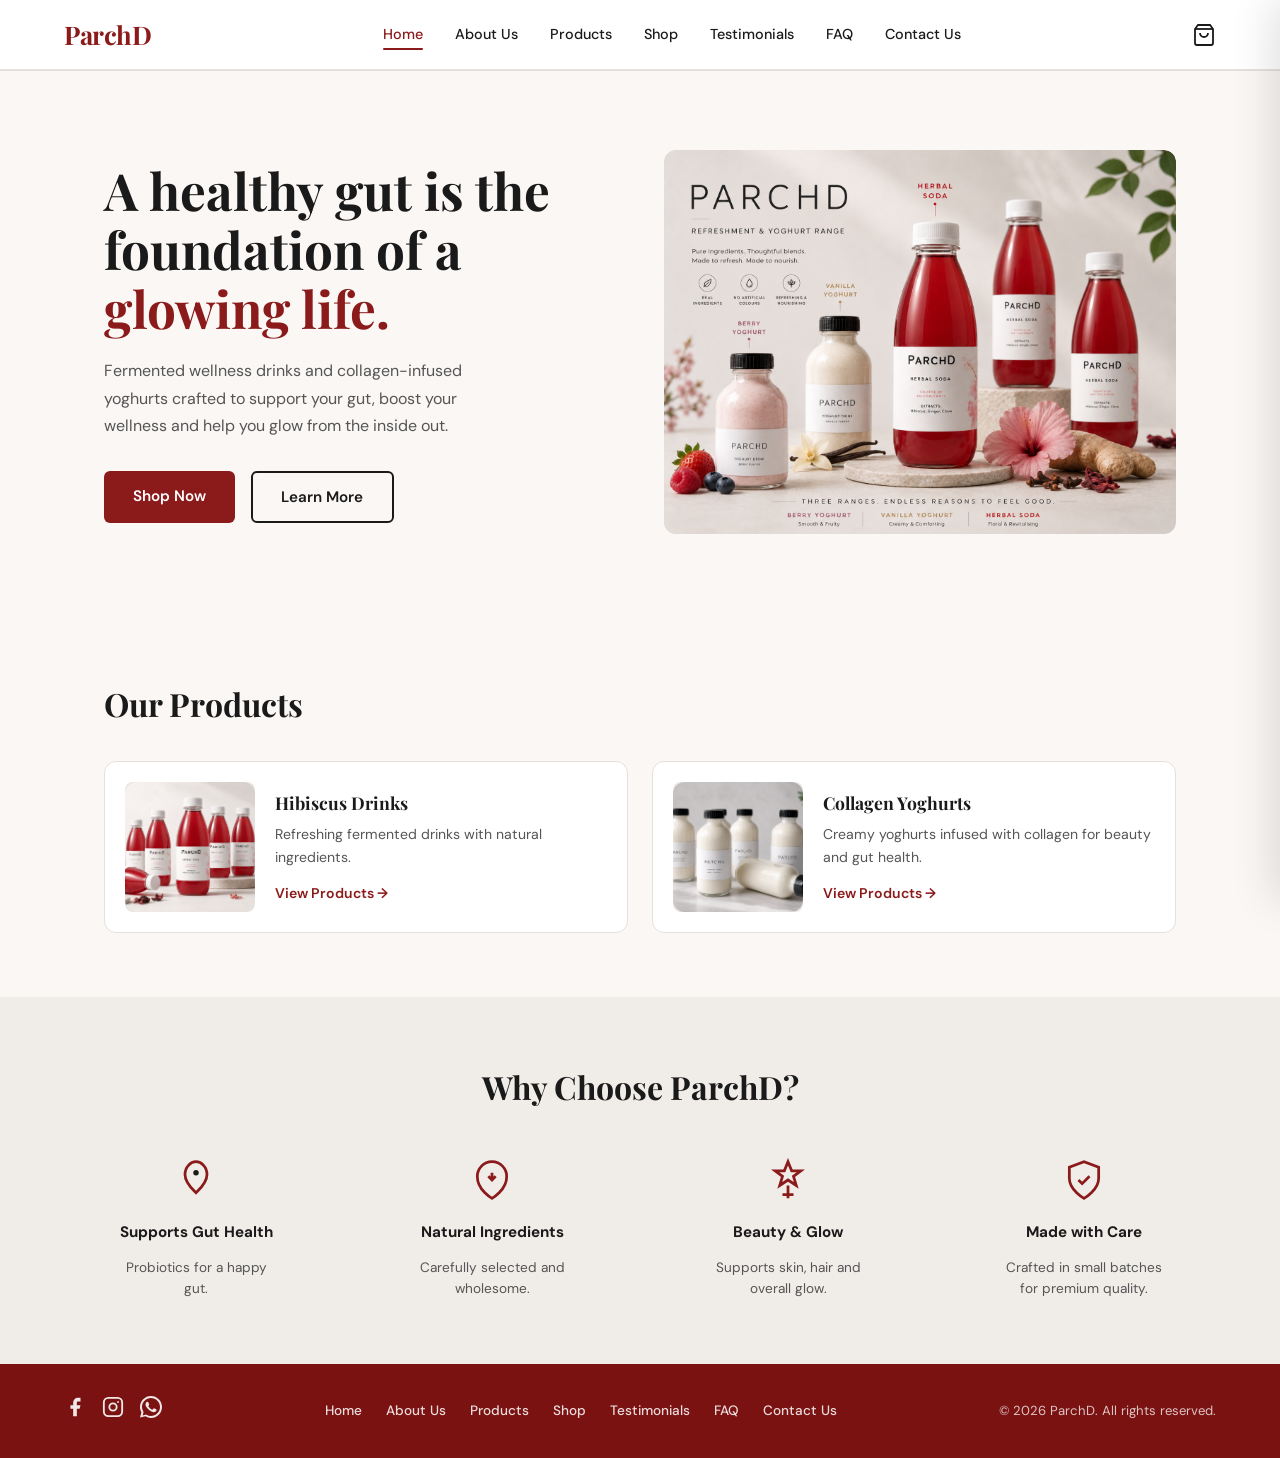
<file: index.html>
<!DOCTYPE html>
<html lang="en">
<head>
  <meta charset="UTF-8">
  <meta name="viewport" content="width=device-width, initial-scale=1.0">
  <title>ParchD | Home</title>
  <link rel="preconnect" href="https://fonts.googleapis.com">
  <link rel="preconnect" href="https://fonts.gstatic.com" crossorigin>
  <link href="https://fonts.googleapis.com/css2?family=Playfair+Display:wght@700&family=DM+Sans:wght@400;500;600&display=swap" rel="stylesheet">
  <link rel="stylesheet" href="style.css">
</head>
<body>

  <div class="mobile-nav" id="mobileNav">
    <button class="mobile-close" onclick="closeMenu()">&times;</button>
    <a href="index.html" onclick="closeMenu()">Home</a>
    <a href="About.html" onclick="closeMenu()">About Us</a>
    <a href="Products.html" onclick="closeMenu()">Products</a>
    <a href="Shop.html" onclick="closeMenu()">Shop</a>
    <a href="Testimonials.html" onclick="closeMenu()">Testimonials</a>
    <a href="FAQ.html" onclick="closeMenu()">FAQ</a>
    <a href="Contact.html" onclick="closeMenu()">Contact Us</a>
  </div>

  <header>
    <a href="index.html" class="logo">ParchD</a>
    <nav>
      <a href="index.html" class="active">Home</a>
      <a href="About.html">About Us</a>
      <a href="Products.html">Products</a>
      <a href="Shop.html">Shop</a>
      <a href="Testimonials.html">Testimonials</a>
      <a href="FAQ.html">FAQ</a>
      <a href="Contact.html">Contact Us</a>
    </nav>
    <div style="display:flex;align-items:center;gap:1rem;">
      <div class="cart-icon">
        <svg viewBox="0 0 24 24" fill="none" stroke="currentColor" stroke-width="1.8">
          <path d="M6 2 3 6v14a2 2 0 0 0 2 2h14a2 2 0 0 0 2-2V6l-3-4z"/>
          <line x1="3" y1="6" x2="21" y2="6"/>
          <path d="M16 10a4 4 0 0 1-8 0"/>
        </svg>
      </div>
      <button class="hamburger" aria-label="Open menu"><span></span><span></span><span></span></button>
    </div>
  </header>

  <main>

    
    <section class="hero">
      <div class="hero-text">
        <h2>A healthy gut is the foundation of a <span>glowing life.</span></h2>
        <p>Fermented wellness drinks and collagen-infused yoghurts crafted to support your gut, boost your wellness and help you glow from the inside out.</p>
        <div class="hero-buttons">
          <a href="Shop.html" class="btn-primary">Shop Now</a>
          <a href="About.html" class="btn-outline">Learn More</a>
        </div>
      </div>

      
      <div class="hero-image img-wrap">
        <div class="placeholder-box">
          <svg viewBox="0 0 24 24" fill="none" stroke="currentColor" stroke-width="1.2">
            <rect x="3" y="3" width="18" height="18" rx="2"/>
            <circle cx="8.5" cy="8.5" r="1.5"/>
            <polyline points="21 15 16 10 5 21"/>
          </svg>
          PLACEHOLDER IMAGE
        </div>
        <img src="placeholder-hero.jpg" alt="Featured ParchD products" onload="this.classList.add('loaded')">
      </div>
    </section>

    
    <section class="products-section">
      <h2 class="section-title">Our Products</h2>
      <div class="products-grid">

        <div class="product-card">
          <div class="product-thumb img-wrap">
            <div class="placeholder-box">
              <svg viewBox="0 0 24 24" fill="none" stroke="currentColor" stroke-width="1.2">
                <rect x="3" y="3" width="18" height="18" rx="2"/>
                <circle cx="8.5" cy="8.5" r="1.5"/>
                <polyline points="21 15 16 10 5 21"/>
              </svg>
              PLACEHOLDER IMAGE
            </div>
            <img src="placeholder-hibiscus.jpg" alt="Hibiscus Drinks" onload="this.classList.add('loaded')">
          </div>
          <div class="product-info">
            <h3>Hibiscus Drinks</h3>
            <p>Refreshing fermented drinks with natural ingredients.</p>
            <a href="Products.html" class="link-arrow">View Products &rarr;</a>
          </div>
        </div>

        <div class="product-card">
          <div class="product-thumb img-wrap">
            <div class="placeholder-box">
              <svg viewBox="0 0 24 24" fill="none" stroke="currentColor" stroke-width="1.2">
                <rect x="3" y="3" width="18" height="18" rx="2"/>
                <circle cx="8.5" cy="8.5" r="1.5"/>
                <polyline points="21 15 16 10 5 21"/>
              </svg>
              PLACEHOLDER IMAGE
            </div>
            <img src="placeholder-yoghurt.jpg" alt="Collagen Yoghurts" onload="this.classList.add('loaded')">
          </div>
          <div class="product-info">
            <h3>Collagen Yoghurts</h3>
            <p>Creamy yoghurts infused with collagen for beauty and gut health.</p>
            <a href="Products.html" class="link-arrow">View Products &rarr;</a>
          </div>
        </div>

      </div>
    </section>

    
    <section class="why-section">
      <div class="why-inner">
        <h2 class="section-title">Why Choose ParchD?</h2>
        <div class="why-grid">
          <div class="why-card">
            <div class="why-icon">
              <svg viewBox="0 0 24 24"><path d="M12 2C9 2 6 5 6 9c0 4.5 4 8 6 10 2-2 6-5.5 6-10 0-4-3-7-6-7z"/><circle cx="12" cy="8" r="1.5" fill="currentColor" stroke="none"/></svg>
            </div>
            <h3>Supports Gut Health</h3>
            <p>Probiotics for a happy gut.</p>
          </div>
          <div class="why-card">
            <div class="why-icon">
              <svg viewBox="0 0 24 24"><path d="M12 22s-8-4.5-8-11.8A8 8 0 0 1 12 2a8 8 0 0 1 8 8.2c0 7.3-8 11.8-8 11.8z"/><path d="M12 8v4M10 10l2 2 2-2"/></svg>
            </div>
            <h3>Natural Ingredients</h3>
            <p>Carefully selected and wholesome.</p>
          </div>
          <div class="why-card">
            <div class="why-icon">
              <svg viewBox="0 0 24 24"><path d="M12 2l2 5h5l-4 3 1.5 5L12 12l-4.5 3L9 10 5 7h5z"/><path d="M12 15v7M9 20h6"/></svg>
            </div>
            <h3>Beauty &amp; Glow</h3>
            <p>Supports skin, hair and overall glow.</p>
          </div>
          <div class="why-card">
            <div class="why-icon">
              <svg viewBox="0 0 24 24"><path d="M12 22s-8-4.5-8-11V5l8-3 8 3v6c0 6.5-8 11-8 11z"/><polyline points="9 12 11 14 15 10"/></svg>
            </div>
            <h3>Made with Care</h3>
            <p>Crafted in small batches for premium quality.</p>
          </div>
        </div>
      </div>
    </section>

  </main>

  <footer>
    <div class="footer-inner">
      <div class="footer-socials">
        <a href="https://www.facebook.com/share/1RYqaPEzoC/?mibextid=wwXIfr" target="_blank" aria-label="Facebook">
          <svg viewBox="0 0 24 24" fill="currentColor"><path d="M18 2h-3a5 5 0 0 0-5 5v3H7v4h3v8h4v-8h3l1-4h-4V7a1 1 0 0 1 1-1h3z"/></svg>
        </a>
        <a href="https://www.instagram.com/parchd_bw?igsh=MWkwdnk4OG5qeWJ5MQ==" target="_blank" aria-label="Instagram">
          <svg viewBox="0 0 24 24" fill="none" stroke="currentColor" stroke-width="2"><rect x="2" y="2" width="20" height="20" rx="5"/><circle cx="12" cy="12" r="4"/><circle cx="17.5" cy="6.5" r="1" fill="currentColor" stroke="none"/></svg>
        </a>
        <a href="https://wa.me/26777580751" target="_blank" aria-label="WhatsApp">
          <svg viewBox="0 0 24 24" fill="currentColor"><path d="M17.472 14.382c-.297-.149-1.758-.867-2.03-.967-.273-.099-.471-.148-.67.15-.197.297-.767.966-.94 1.164-.173.199-.347.223-.644.075-.297-.15-1.255-.463-2.39-1.475-.883-.788-1.48-1.761-1.653-2.059-.173-.297-.018-.458.13-.606.134-.133.298-.347.446-.52.149-.174.198-.298.298-.497.099-.198.05-.371-.025-.52-.075-.149-.669-1.612-.916-2.207-.242-.579-.487-.5-.669-.51-.173-.008-.371-.01-.57-.01-.198 0-.52.074-.792.372-.272.297-1.04 1.016-1.04 2.479 0 1.462 1.065 2.875 1.213 3.074.149.198 2.096 3.2 5.077 4.487.709.306 1.262.489 1.694.625.712.227 1.36.195 1.871.118.571-.085 1.758-.719 2.006-1.413.248-.694.248-1.289.173-1.413-.074-.124-.272-.198-.57-.347z"/><path d="M12 0C5.373 0 0 5.373 0 12c0 2.12.554 4.11 1.522 5.837L.057 23.571l5.86-1.537A11.952 11.952 0 0 0 12 24c6.627 0 12-5.373 12-12S18.627 0 12 0zm0 21.818a9.8 9.8 0 0 1-5.001-1.368l-.359-.214-3.72.976.993-3.624-.234-.372A9.78 9.78 0 0 1 2.182 12C2.182 6.57 6.57 2.182 12 2.182S21.818 6.57 21.818 12 17.43 21.818 12 21.818z"/></svg>
        </a>
      </div>
      <nav class="footer-nav">
        <a href="index.html">Home</a>
        <a href="About.html">About Us</a>
        <a href="Products.html">Products</a>
        <a href="Shop.html">Shop</a>
        <a href="Testimonials.html">Testimonials</a>
        <a href="FAQ.html">FAQ</a>
        <a href="Contact.html">Contact Us</a>
      </nav>
      <p class="footer-copy">&copy; 2026 ParchD. All rights reserved.</p>
    </div>
  </footer>

  <script src="cart.js"></script>
  <script>
    function openMenu() {
      document.getElementById('mobileNav').classList.add('open');
      document.querySelector('.hamburger').classList.add('open');
    }
    function closeMenu() {
      document.getElementById('mobileNav').classList.remove('open');
      document.querySelector('.hamburger').classList.remove('open');
    }
    document.querySelector('.hamburger').addEventListener('click', function() {
      this.classList.contains('open') ? closeMenu() : openMenu();
    });
  </script>
</body>
</html>
</file>
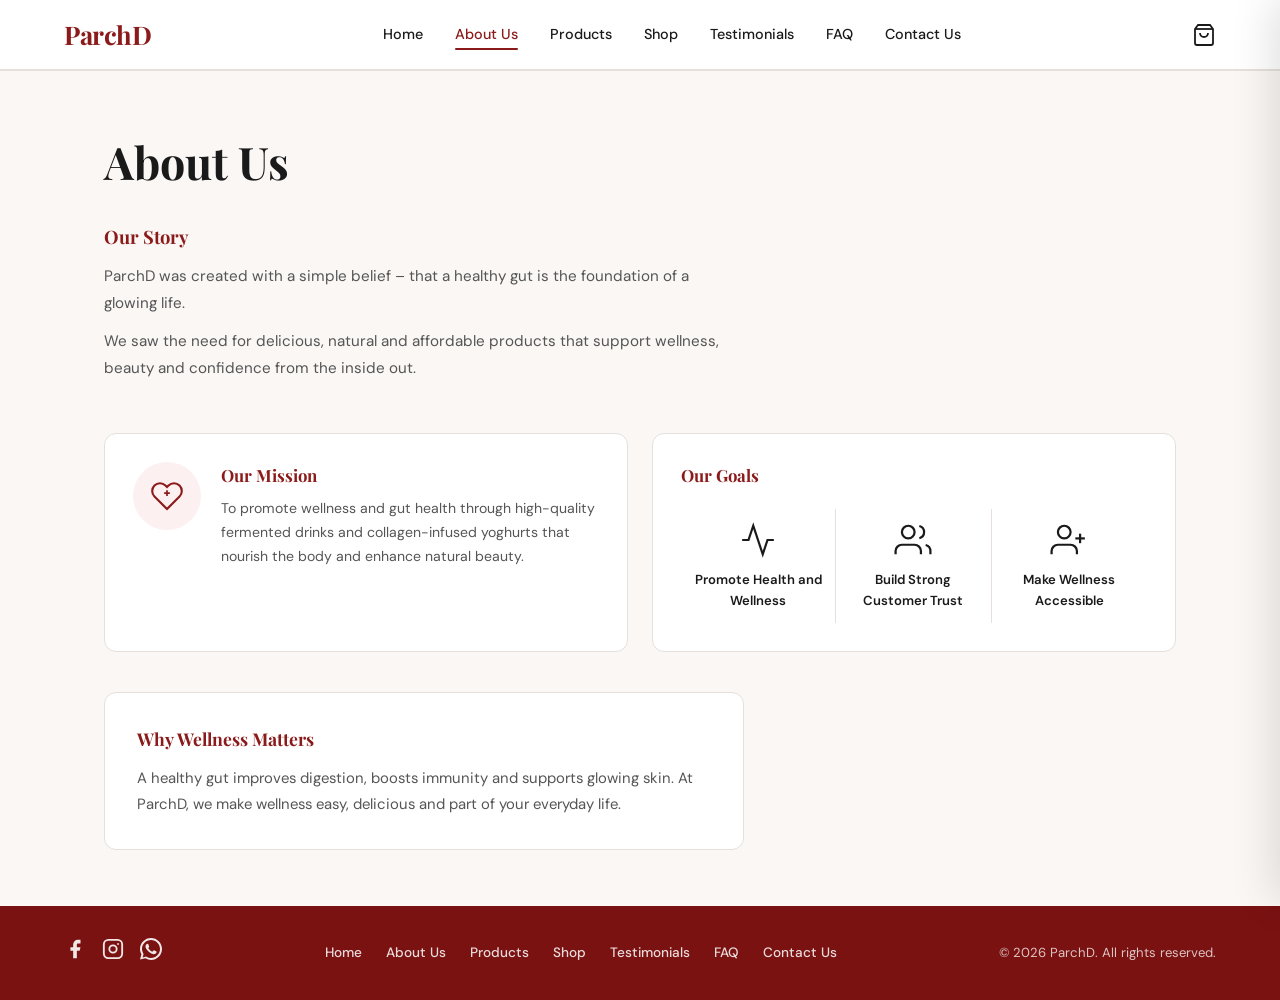
<file: About.html>
<!DOCTYPE html>
<html lang="en">
<head>
  <meta charset="UTF-8">
  <meta name="viewport" content="width=device-width, initial-scale=1.0">
  <title>ParchD | About Us</title>
  <link rel="preconnect" href="https://fonts.googleapis.com">
  <link rel="preconnect" href="https://fonts.gstatic.com" crossorigin>
  <link href="https://fonts.googleapis.com/css2?family=Playfair+Display:wght@700&family=DM+Sans:wght@400;500;600&display=swap" rel="stylesheet">
  <link rel="stylesheet" href="style.css">
</head>
<body>

  <div class="mobile-nav" id="mobileNav">
    <button class="mobile-close" onclick="closeMenu()">&times;</button>
    <a href="index.html" onclick="closeMenu()">Home</a>
    <a href="About.html" onclick="closeMenu()">About Us</a>
    <a href="Products.html" onclick="closeMenu()">Products</a>
    <a href="Shop.html" onclick="closeMenu()">Shop</a>
    <a href="Testimonials.html" onclick="closeMenu()">Testimonials</a>
    <a href="FAQ.html" onclick="closeMenu()">FAQ</a>
    <a href="Contact.html" onclick="closeMenu()">Contact Us</a>
  </div>

  <header>
    <a href="index.html" class="logo">ParchD</a>
    <nav>
      <a href="index.html">Home</a>
      <a href="About.html" class="active">About Us</a>
      <a href="Products.html">Products</a>
      <a href="Shop.html">Shop</a>
      <a href="Testimonials.html">Testimonials</a>
      <a href="FAQ.html">FAQ</a>
      <a href="Contact.html">Contact Us</a>
    </nav>
    <div style="display:flex;align-items:center;gap:1rem;">
      <div class="cart-icon">
        <svg viewBox="0 0 24 24" fill="none" stroke="currentColor" stroke-width="1.8">
          <path d="M6 2 3 6v14a2 2 0 0 0 2 2h14a2 2 0 0 0 2-2V6l-3-4z"/>
          <line x1="3" y1="6" x2="21" y2="6"/>
          <path d="M16 10a4 4 0 0 1-8 0"/>
        </svg>
      </div>
      <button class="hamburger" aria-label="Open menu"><span></span><span></span><span></span></button>
    </div>
  </header>

  <main>

    <div class="about-intro">
      <h2>About Us</h2>
      <h3>Our Story</h3>
      <p>ParchD was created with a simple belief – that a healthy gut is the foundation of a glowing life.</p>
      <p>We saw the need for delicious, natural and affordable products that support wellness, beauty and confidence from the inside out.</p>
    </div>


    <div class="mission-goals">
      <div class="mission-card">
        <div class="mission-icon">
          <svg viewBox="0 0 24 24">
            <path d="M20.84 4.61a5.5 5.5 0 0 0-7.78 0L12 5.67l-1.06-1.06a5.5 5.5 0 0 0-7.78 7.78l1.06 1.06L12 21.23l7.78-7.78 1.06-1.06a5.5 5.5 0 0 0 0-7.78z"/>
            <path d="M12 8v4M10 10h4" stroke-width="1.2"/>
          </svg>
        </div>
        <div class="mission-text">
          <h3>Our Mission</h3>
          <p>To promote wellness and gut health through high-quality fermented drinks and collagen-infused yoghurts that nourish the body and enhance natural beauty.</p>
        </div>
      </div>

      <div class="goals-card">
        <h3>Our Goals</h3>
        <div class="goals-grid">
          <div class="goal-item">
            <svg viewBox="0 0 24 24">
              <path d="M22 12h-4l-3 9L9 3l-3 9H2"/>
            </svg>
            <p>Promote Health and Wellness</p>
          </div>
          <div class="goal-item">
            <svg viewBox="0 0 24 24">
              <path d="M17 21v-2a4 4 0 0 0-4-4H5a4 4 0 0 0-4 4v2"/>
              <circle cx="9" cy="7" r="4"/>
              <path d="M23 21v-2a4 4 0 0 0-3-3.87"/>
              <path d="M16 3.13a4 4 0 0 1 0 7.75"/>
            </svg>
            <p>Build Strong Customer Trust</p>
          </div>
          <div class="goal-item">
            <svg viewBox="0 0 24 24">
              <path d="M17 21v-2a4 4 0 0 0-4-4H5a4 4 0 0 0-4 4v2"/>
              <circle cx="9" cy="7" r="4"/>
              <line x1="19" y1="8" x2="19" y2="14"/>
              <line x1="22" y1="11" x2="16" y2="11"/>
            </svg>
            <p>Make Wellness Accessible</p>
          </div>
        </div>
      </div>
    </div>

    <div class="wellness-solo">
      <div class="wellness-text">
        <h3>Why Wellness Matters</h3>
        <p>A healthy gut improves digestion, boosts immunity and supports glowing skin. At ParchD, we make wellness easy, delicious and part of your everyday life.</p>
      </div>
    </div>
  </main>

  <footer>
    <div class="footer-inner">
      <div class="footer-socials">
        <a href="https://www.facebook.com/share/1RYqaPEzoC/?mibextid=wwXIfr" target="_blank" aria-label="Facebook"><svg viewBox="0 0 24 24" fill="currentColor"><path d="M18 2h-3a5 5 0 0 0-5 5v3H7v4h3v8h4v-8h3l1-4h-4V7a1 1 0 0 1 1-1h3z"/></svg></a>
        <a href="https://www.instagram.com/parchd_bw?igsh=MWkwdnk4OG5qeWJ5MQ==" target="_blank" aria-label="Instagram"><svg viewBox="0 0 24 24" fill="none" stroke="currentColor" stroke-width="2"><rect x="2" y="2" width="20" height="20" rx="5"/><circle cx="12" cy="12" r="4"/><circle cx="17.5" cy="6.5" r="1" fill="currentColor" stroke="none"/></svg></a>
        <a href="https://wa.me/26777580751" target="_blank" aria-label="WhatsApp"><svg viewBox="0 0 24 24" fill="currentColor"><path d="M17.472 14.382c-.297-.149-1.758-.867-2.03-.967-.273-.099-.471-.148-.67.15-.197.297-.767.966-.94 1.164-.173.199-.347.223-.644.075-.297-.15-1.255-.463-2.39-1.475-.883-.788-1.48-1.761-1.653-2.059-.173-.297-.018-.458.13-.606.134-.133.298-.347.446-.52.149-.174.198-.298.298-.497.099-.198.05-.371-.025-.52-.075-.149-.669-1.612-.916-2.207-.242-.579-.487-.5-.669-.51-.173-.008-.371-.01-.57-.01-.198 0-.52.074-.792.372-.272.297-1.04 1.016-1.04 2.479 0 1.462 1.065 2.875 1.213 3.074.149.198 2.096 3.2 5.077 4.487.709.306 1.262.489 1.694.625.712.227 1.36.195 1.871.118.571-.085 1.758-.719 2.006-1.413.248-.694.248-1.289.173-1.413-.074-.124-.272-.198-.57-.347z"/><path d="M12 0C5.373 0 0 5.373 0 12c0 2.12.554 4.11 1.522 5.837L.057 23.571l5.86-1.537A11.952 11.952 0 0 0 12 24c6.627 0 12-5.373 12-12S18.627 0 12 0zm0 21.818a9.8 9.8 0 0 1-5.001-1.368l-.359-.214-3.72.976.993-3.624-.234-.372A9.78 9.78 0 0 1 2.182 12C2.182 6.57 6.57 2.182 12 2.182S21.818 6.57 21.818 12 17.43 21.818 12 21.818z"/></svg></a>
      </div>
      <nav class="footer-nav">
        <a href="index.html">Home</a><a href="About.html">About Us</a><a href="Products.html">Products</a>
        <a href="Shop.html">Shop</a><a href="Testimonials.html">Testimonials</a><a href="FAQ.html">FAQ</a><a href="Contact.html">Contact Us</a>
      </nav>
      <p class="footer-copy">&copy; 2026 ParchD. All rights reserved.</p>
    </div>
  </footer>

  <script src="cart.js"></script>
  <script>
    function openMenu() {
      document.getElementById('mobileNav').classList.add('open');
      document.querySelector('.hamburger').classList.add('open');
    }
    function closeMenu() {
      document.getElementById('mobileNav').classList.remove('open');
      document.querySelector('.hamburger').classList.remove('open');
    }
    document.querySelector('.hamburger').addEventListener('click', function() {
      this.classList.contains('open') ? closeMenu() : openMenu();
    });
  </script>
</body>
</html>
</file>
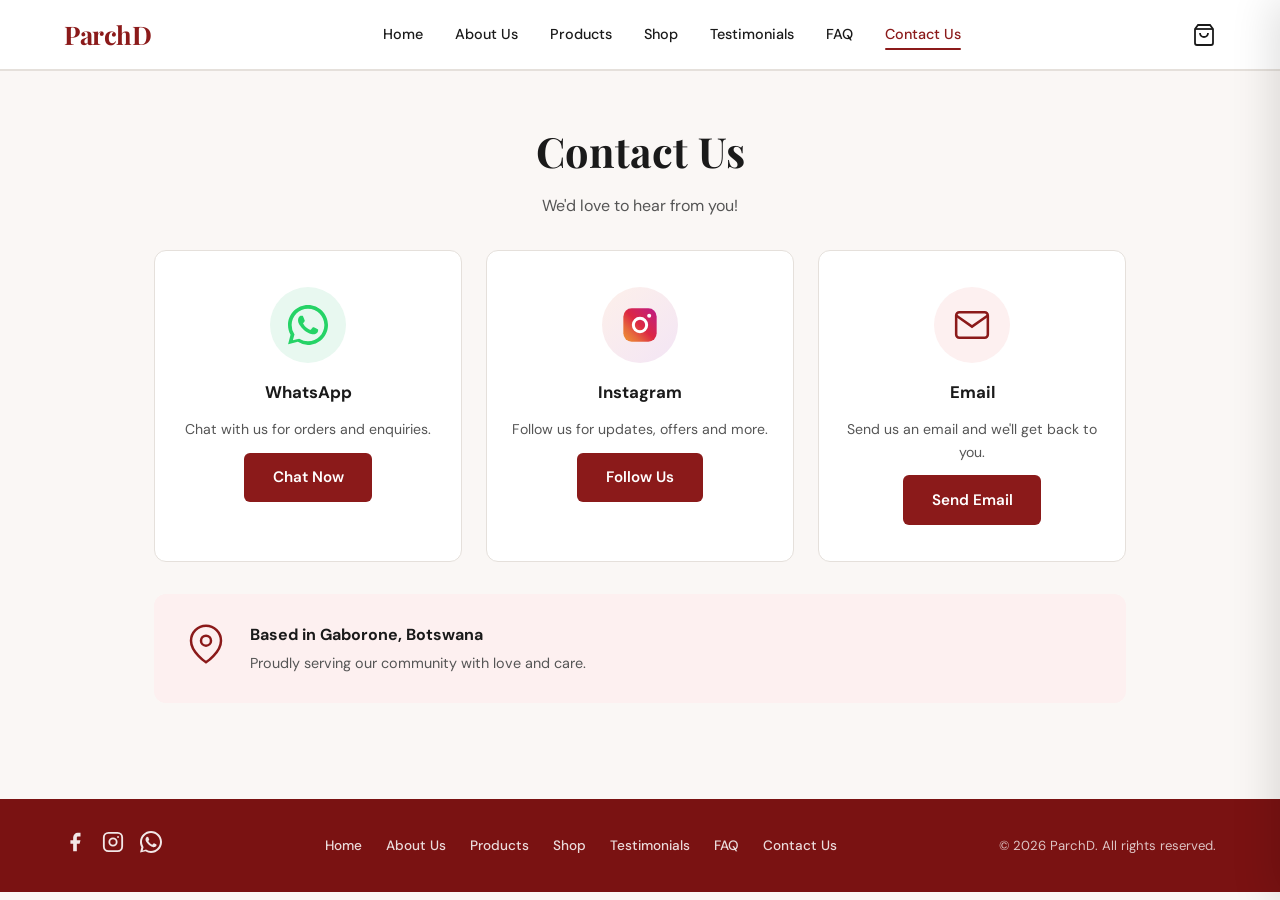
<file: Contact.html>
<!DOCTYPE html>
<html lang="en">
<head>
  <meta charset="UTF-8">
  <meta name="viewport" content="width=device-width, initial-scale=1.0">
  <title>ParchD | Contact Us</title>
  <link rel="preconnect" href="https://fonts.googleapis.com">
  <link rel="preconnect" href="https://fonts.gstatic.com" crossorigin>
  <link href="https://fonts.googleapis.com/css2?family=Playfair+Display:wght@700&family=DM+Sans:wght@400;500;600&display=swap" rel="stylesheet">
  <link rel="stylesheet" href="style.css">
</head>
<body>

  <div class="mobile-nav" id="mobileNav">
    <button class="mobile-close" onclick="closeMenu()">&times;</button>
    <a href="index.html" onclick="closeMenu()">Home</a>
    <a href="About.html" onclick="closeMenu()">About Us</a>
    <a href="Products.html" onclick="closeMenu()">Products</a>
    <a href="Shop.html" onclick="closeMenu()">Shop</a>
    <a href="Testimonials.html" onclick="closeMenu()">Testimonials</a>
    <a href="FAQ.html" onclick="closeMenu()">FAQ</a>
    <a href="Contact.html" onclick="closeMenu()">Contact Us</a>
  </div>

  <header>
    <a href="index.html" class="logo">ParchD</a>
    <nav>
      <a href="index.html">Home</a>
      <a href="About.html">About Us</a>
      <a href="Products.html">Products</a>
      <a href="Shop.html">Shop</a>
      <a href="Testimonials.html">Testimonials</a>
      <a href="FAQ.html">FAQ</a>
      <a href="Contact.html" class="active">Contact Us</a>
    </nav>
    <div style="display:flex;align-items:center;gap:1rem;">
      <div class="cart-icon">
        <svg viewBox="0 0 24 24" fill="none" stroke="currentColor" stroke-width="1.8">
          <path d="M6 2 3 6v14a2 2 0 0 0 2 2h14a2 2 0 0 0 2-2V6l-3-4z"/>
          <line x1="3" y1="6" x2="21" y2="6"/>
          <path d="M16 10a4 4 0 0 1-8 0"/>
        </svg>
      </div>
      <button class="hamburger" aria-label="Open menu"><span></span><span></span><span></span></button>
    </div>
  </header>

  <main>
    <div class="contact-page-intro">
      <h2>Contact Us</h2>
      <p>We'd love to hear from you!</p>
    </div>

    <div class="contact-wrap">
      <div class="contact-cards">

  
        <div class="contact-card">
          <div class="contact-card-icon whatsapp">
            <svg width="40" height="40" viewBox="0 0 24 24" fill="#25D366">
              <path d="M17.472 14.382c-.297-.149-1.758-.867-2.03-.967-.273-.099-.471-.148-.67.15-.197.297-.767.966-.94 1.164-.173.199-.347.223-.644.075-.297-.15-1.255-.463-2.39-1.475-.883-.788-1.48-1.761-1.653-2.059-.173-.297-.018-.458.13-.606.134-.133.298-.347.446-.52.149-.174.198-.298.298-.497.099-.198.05-.371-.025-.52-.075-.149-.669-1.612-.916-2.207-.242-.579-.487-.5-.669-.51-.173-.008-.371-.01-.57-.01-.198 0-.52.074-.792.372-.272.297-1.04 1.016-1.04 2.479 0 1.462 1.065 2.875 1.213 3.074.149.198 2.096 3.2 5.077 4.487.709.306 1.262.489 1.694.625.712.227 1.36.195 1.871.118.571-.085 1.758-.719 2.006-1.413.248-.694.248-1.289.173-1.413-.074-.124-.272-.198-.57-.347z"/>
              <path d="M12 0C5.373 0 0 5.373 0 12c0 2.12.554 4.11 1.522 5.837L.057 23.571l5.86-1.537A11.952 11.952 0 0 0 12 24c6.627 0 12-5.373 12-12S18.627 0 12 0zm0 21.818a9.8 9.8 0 0 1-5.001-1.368l-.359-.214-3.72.976.993-3.624-.234-.372A9.78 9.78 0 0 1 2.182 12C2.182 6.57 6.57 2.182 12 2.182S21.818 6.57 21.818 12 17.43 21.818 12 21.818z"/>
            </svg>
          </div>
          <h3>WhatsApp</h3>
          <p>Chat with us for orders and enquiries.</p>
          <a href="https://wa.me/26777580751" class="btn-primary">Chat Now</a>
        </div>

       
        <div class="contact-card">
          <div class="contact-card-icon instagram">
            <svg width="40" height="40" viewBox="0 0 24 24">
              <defs>
                <linearGradient id="ig-grad" x1="0%" y1="100%" x2="100%" y2="0%">
                  <stop offset="0%" style="stop-color:#f09433"/>
                  <stop offset="25%" style="stop-color:#e6683c"/>
                  <stop offset="50%" style="stop-color:#dc2743"/>
                  <stop offset="75%" style="stop-color:#cc2366"/>
                  <stop offset="100%" style="stop-color:#bc1888"/>
                </linearGradient>
              </defs>
              <rect x="2" y="2" width="20" height="20" rx="5" fill="url(#ig-grad)"/>
              <circle cx="12" cy="12" r="4" fill="none" stroke="white" stroke-width="1.8"/>
              <circle cx="17.5" cy="6.5" r="1.2" fill="white"/>
            </svg>
          </div>
          <h3>Instagram</h3>
          <p>Follow us for updates, offers and more.</p>
          <a href="https://www.instagram.com/parchd_bw?igsh=MWkwdnk4OG5qeWJ5MQ==" target="_blank" class="btn-primary">Follow Us</a>
        </div>

     
        <div class="contact-card">
          <div class="contact-card-icon email">
            <svg width="38" height="38" viewBox="0 0 24 24" fill="none" stroke="#8B1A1A" stroke-width="1.6">
              <path d="M4 4h16c1.1 0 2 .9 2 2v12c0 1.1-.9 2-2 2H4c-1.1 0-2-.9-2-2V6c0-1.1.9-2 2-2z"/>
              <polyline points="22,6 12,13 2,6"/>
            </svg>
          </div>
          <h3>Email</h3>
          <p>Send us an email and we'll get back to you.</p>
          <a href="mailto:parchdbw@gmail.com" class="btn-primary">Send Email</a>
        </div>

      </div>

   
      <div class="contact-location">
        <div class="location-icon">
          <svg viewBox="0 0 24 24">
            <path d="M21 10c0 7-9 13-9 13s-9-6-9-13a9 9 0 0 1 18 0z"/>
            <circle cx="12" cy="10" r="3"/>
          </svg>
        </div>
        <div>
          <h3>Based in Gaborone, Botswana</h3>
          <p>Proudly serving our community with love and care.</p>
        </div>
      </div>

    </div>
  </main>

  <footer>
    <div class="footer-inner">
      <div class="footer-socials">
        <a href="https://www.facebook.com/share/1RYqaPEzoC/?mibextid=wwXIfr" target="_blank" aria-label="Facebook"><svg viewBox="0 0 24 24" fill="currentColor"><path d="M18 2h-3a5 5 0 0 0-5 5v3H7v4h3v8h4v-8h3l1-4h-4V7a1 1 0 0 1 1-1h3z"/></svg></a>
        <a href="https://www.instagram.com/parchd_bw?igsh=MWkwdnk4OG5qeWJ5MQ==" target="_blank" aria-label="Instagram"><svg viewBox="0 0 24 24" fill="none" stroke="currentColor" stroke-width="2"><rect x="2" y="2" width="20" height="20" rx="5"/><circle cx="12" cy="12" r="4"/><circle cx="17.5" cy="6.5" r="1" fill="currentColor" stroke="none"/></svg></a>
        <a href="https://wa.me/26777580751" target="_blank" aria-label="WhatsApp"><svg viewBox="0 0 24 24" fill="currentColor"><path d="M17.472 14.382c-.297-.149-1.758-.867-2.03-.967-.273-.099-.471-.148-.67.15-.197.297-.767.966-.94 1.164-.173.199-.347.223-.644.075-.297-.15-1.255-.463-2.39-1.475-.883-.788-1.48-1.761-1.653-2.059-.173-.297-.018-.458.13-.606.134-.133.298-.347.446-.52.149-.174.198-.298.298-.497.099-.198.05-.371-.025-.52-.075-.149-.669-1.612-.916-2.207-.242-.579-.487-.5-.669-.51-.173-.008-.371-.01-.57-.01-.198 0-.52.074-.792.372-.272.297-1.04 1.016-1.04 2.479 0 1.462 1.065 2.875 1.213 3.074.149.198 2.096 3.2 5.077 4.487.709.306 1.262.489 1.694.625.712.227 1.36.195 1.871.118.571-.085 1.758-.719 2.006-1.413.248-.694.248-1.289.173-1.413-.074-.124-.272-.198-.57-.347z"/><path d="M12 0C5.373 0 0 5.373 0 12c0 2.12.554 4.11 1.522 5.837L.057 23.571l5.86-1.537A11.952 11.952 0 0 0 12 24c6.627 0 12-5.373 12-12S18.627 0 12 0zm0 21.818a9.8 9.8 0 0 1-5.001-1.368l-.359-.214-3.72.976.993-3.624-.234-.372A9.78 9.78 0 0 1 2.182 12C2.182 6.57 6.57 2.182 12 2.182S21.818 6.57 21.818 12 17.43 21.818 12 21.818z"/></svg></a>
      </div>
      <nav class="footer-nav">
        <a href="index.html">Home</a><a href="About.html">About Us</a><a href="Products.html">Products</a>
        <a href="Shop.html">Shop</a><a href="Testimonials.html">Testimonials</a><a href="FAQ.html">FAQ</a><a href="Contact.html">Contact Us</a>
      </nav>
      <p class="footer-copy">&copy; 2026 ParchD. All rights reserved.</p>
    </div>
  </footer>

  <script src="cart.js"></script>
  <script>
    function openMenu() {
      document.getElementById('mobileNav').classList.add('open');
      document.querySelector('.hamburger').classList.add('open');
    }
    function closeMenu() {
      document.getElementById('mobileNav').classList.remove('open');
      document.querySelector('.hamburger').classList.remove('open');
    }
    document.querySelector('.hamburger').addEventListener('click', function() {
      this.classList.contains('open') ? closeMenu() : openMenu();
    });
  </script>
</body>
</html>
</file>
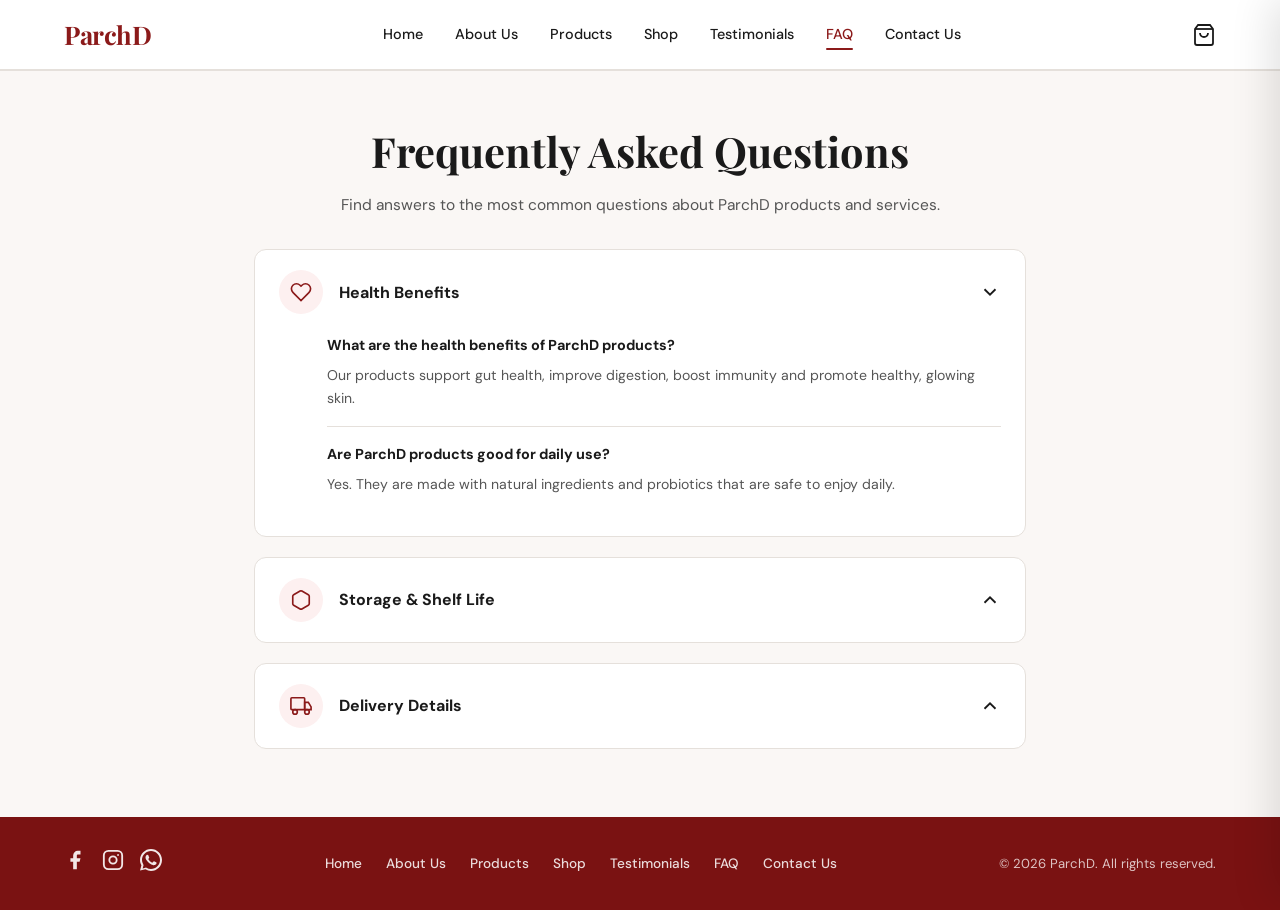
<file: FAQ.html>
<!DOCTYPE html>
<html lang="en">
<head>
  <meta charset="UTF-8">
  <meta name="viewport" content="width=device-width, initial-scale=1.0">
  <title>ParchD | FAQ</title>
  <link rel="preconnect" href="https://fonts.googleapis.com">
  <link rel="preconnect" href="https://fonts.gstatic.com" crossorigin>
  <link href="https://fonts.googleapis.com/css2?family=Playfair+Display:wght@700&family=DM+Sans:wght@400;500;600&display=swap" rel="stylesheet">
  <link rel="stylesheet" href="style.css">
</head>
<body>

  <div class="mobile-nav" id="mobileNav">
    <button class="mobile-close" onclick="closeMenu()">&times;</button>
    <a href="index.html" onclick="closeMenu()">Home</a>
    <a href="About.html" onclick="closeMenu()">About Us</a>
    <a href="Products.html" onclick="closeMenu()">Products</a>
    <a href="Shop.html" onclick="closeMenu()">Shop</a>
    <a href="Testimonials.html" onclick="closeMenu()">Testimonials</a>
    <a href="FAQ.html" onclick="closeMenu()">FAQ</a>
    <a href="Contact.html" onclick="closeMenu()">Contact Us</a>
  </div>

  <header>
    <a href="index.html" class="logo">ParchD</a>
    <nav>
      <a href="index.html">Home</a>
      <a href="About.html">About Us</a>
      <a href="Products.html">Products</a>
      <a href="Shop.html">Shop</a>
      <a href="Testimonials.html">Testimonials</a>
      <a href="FAQ.html" class="active">FAQ</a>
      <a href="Contact.html">Contact Us</a>
    </nav>
    <div style="display:flex;align-items:center;gap:1rem;">
      <div class="cart-icon">
        <svg viewBox="0 0 24 24" fill="none" stroke="currentColor" stroke-width="1.8">
          <path d="M6 2 3 6v14a2 2 0 0 0 2 2h14a2 2 0 0 0 2-2V6l-3-4z"/>
          <line x1="3" y1="6" x2="21" y2="6"/>
          <path d="M16 10a4 4 0 0 1-8 0"/>
        </svg>
      </div>
      <button class="hamburger" aria-label="Open menu"><span></span><span></span><span></span></button>
    </div>
  </header>

  <main>
    <div class="faq-page-intro">
      <h2>Frequently Asked Questions</h2>
      <p>Find answers to the most common questions about ParchD products and services.</p>
    </div>

    <div class="faq-wrap">

    
      <div class="faq-group open" id="faq-health">
        <div class="faq-group-header" onclick="toggleFaq('faq-health')">
          <div class="faq-group-icon">
            <svg viewBox="0 0 24 24">
              <path d="M20.84 4.61a5.5 5.5 0 0 0-7.78 0L12 5.67l-1.06-1.06a5.5 5.5 0 0 0-7.78 7.78l1.06 1.06L12 21.23l7.78-7.78 1.06-1.06a5.5 5.5 0 0 0 0-7.78z"/>
            </svg>
          </div>
          <span class="faq-group-title">Health Benefits</span>
          <svg class="faq-chevron" viewBox="0 0 24 24"><polyline points="18 15 12 9 6 15"/></svg>
        </div>
        <div class="faq-body">
          <div class="faq-item">
            <h4>What are the health benefits of ParchD products?</h4>
            <p>Our products support gut health, improve digestion, boost immunity and promote healthy, glowing skin.</p>
          </div>
          <div class="faq-item">
            <h4>Are ParchD products good for daily use?</h4>
            <p>Yes. They are made with natural ingredients and probiotics that are safe to enjoy daily.</p>
          </div>
        </div>
      </div>


      <div class="faq-group" id="faq-storage">
        <div class="faq-group-header" onclick="toggleFaq('faq-storage')">
          <div class="faq-group-icon">
            <svg viewBox="0 0 24 24">
              <path d="M21 16V8a2 2 0 0 0-1-1.73l-7-4a2 2 0 0 0-2 0l-7 4A2 2 0 0 0 3 8v8a2 2 0 0 0 1 1.73l7 4a2 2 0 0 0 2 0l7-4A2 2 0 0 0 21 16z"/>
            </svg>
          </div>
          <span class="faq-group-title">Storage &amp; Shelf Life</span>
          <svg class="faq-chevron" viewBox="0 0 24 24"><polyline points="18 15 12 9 6 15"/></svg>
        </div>
        <div class="faq-body">
          <div class="faq-item">
            <h4>Do the products need refrigeration?</h4>
            <p>Yes. We recommend keeping all products refrigerated.</p>
          </div>
          <div class="faq-item">
            <h4>How long do the products last?</h4>
            <p>Our drinks last up to 7 days and yoghurts up to 10–14 days when refrigerated.</p>
          </div>
        </div>
      </div>

      <div class="faq-group" id="faq-delivery">
        <div class="faq-group-header" onclick="toggleFaq('faq-delivery')">
          <div class="faq-group-icon">
            <svg viewBox="0 0 24 24">
              <rect x="1" y="3" width="15" height="13" rx="1"/>
              <path d="M16 8h4l3 5v3h-7V8z"/>
              <circle cx="5.5" cy="18.5" r="2.5"/>
              <circle cx="18.5" cy="18.5" r="2.5"/>
            </svg>
          </div>
          <span class="faq-group-title">Delivery Details</span>
          <svg class="faq-chevron" viewBox="0 0 24 24"><polyline points="18 15 12 9 6 15"/></svg>
        </div>
        <div class="faq-body">
          <div class="faq-item">
            <h4>Do you deliver in Gaborone?</h4>
            <p>Yes. We deliver across Gaborone.</p>
          </div>
          <div class="faq-item">
            <h4>How do I place an order?</h4>
            <p>You can order directly on our website or through WhatsApp.</p>
          </div>
        </div>
      </div>

    </div>
  </main>

  <footer>
    <div class="footer-inner">
      <div class="footer-socials">
        <a href="https://www.facebook.com/share/1RYqaPEzoC/?mibextid=wwXIfr" target="_blank" aria-label="Facebook"><svg viewBox="0 0 24 24" fill="currentColor"><path d="M18 2h-3a5 5 0 0 0-5 5v3H7v4h3v8h4v-8h3l1-4h-4V7a1 1 0 0 1 1-1h3z"/></svg></a>
        <a href="https://www.instagram.com/parchd_bw?igsh=MWkwdnk4OG5qeWJ5MQ==" target="_blank" aria-label="Instagram"><svg viewBox="0 0 24 24" fill="none" stroke="currentColor" stroke-width="2"><rect x="2" y="2" width="20" height="20" rx="5"/><circle cx="12" cy="12" r="4"/><circle cx="17.5" cy="6.5" r="1" fill="currentColor" stroke="none"/></svg></a>
        <a href="https://wa.me/26777580751" target="_blank" aria-label="WhatsApp"><svg viewBox="0 0 24 24" fill="currentColor"><path d="M17.472 14.382c-.297-.149-1.758-.867-2.03-.967-.273-.099-.471-.148-.67.15-.197.297-.767.966-.94 1.164-.173.199-.347.223-.644.075-.297-.15-1.255-.463-2.39-1.475-.883-.788-1.48-1.761-1.653-2.059-.173-.297-.018-.458.13-.606.134-.133.298-.347.446-.52.149-.174.198-.298.298-.497.099-.198.05-.371-.025-.52-.075-.149-.669-1.612-.916-2.207-.242-.579-.487-.5-.669-.51-.173-.008-.371-.01-.57-.01-.198 0-.52.074-.792.372-.272.297-1.04 1.016-1.04 2.479 0 1.462 1.065 2.875 1.213 3.074.149.198 2.096 3.2 5.077 4.487.709.306 1.262.489 1.694.625.712.227 1.36.195 1.871.118.571-.085 1.758-.719 2.006-1.413.248-.694.248-1.289.173-1.413-.074-.124-.272-.198-.57-.347z"/><path d="M12 0C5.373 0 0 5.373 0 12c0 2.12.554 4.11 1.522 5.837L.057 23.571l5.86-1.537A11.952 11.952 0 0 0 12 24c6.627 0 12-5.373 12-12S18.627 0 12 0zm0 21.818a9.8 9.8 0 0 1-5.001-1.368l-.359-.214-3.72.976.993-3.624-.234-.372A9.78 9.78 0 0 1 2.182 12C2.182 6.57 6.57 2.182 12 2.182S21.818 6.57 21.818 12 17.43 21.818 12 21.818z"/></svg></a>
      </div>
      <nav class="footer-nav">
        <a href="index.html">Home</a><a href="About.html">About Us</a><a href="Products.html">Products</a>
        <a href="Shop.html">Shop</a><a href="Testimonials.html">Testimonials</a><a href="FAQ.html">FAQ</a><a href="Contact.html">Contact Us</a>
      </nav>
      <p class="footer-copy">&copy; 2026 ParchD. All rights reserved.</p>
    </div>
  </footer>

  <script src="cart.js"></script>
  <script>
    function openMenu() {
      document.getElementById('mobileNav').classList.add('open');
      document.querySelector('.hamburger').classList.add('open');
    }
    function closeMenu() {
      document.getElementById('mobileNav').classList.remove('open');
      document.querySelector('.hamburger').classList.remove('open');
    }
    document.querySelector('.hamburger').addEventListener('click', function() {
      this.classList.contains('open') ? closeMenu() : openMenu();
    });
    function toggleFaq(id) {
      const group = document.getElementById(id);
      group.classList.toggle('open');
    }
  </script>
</body>
</html>
</file>
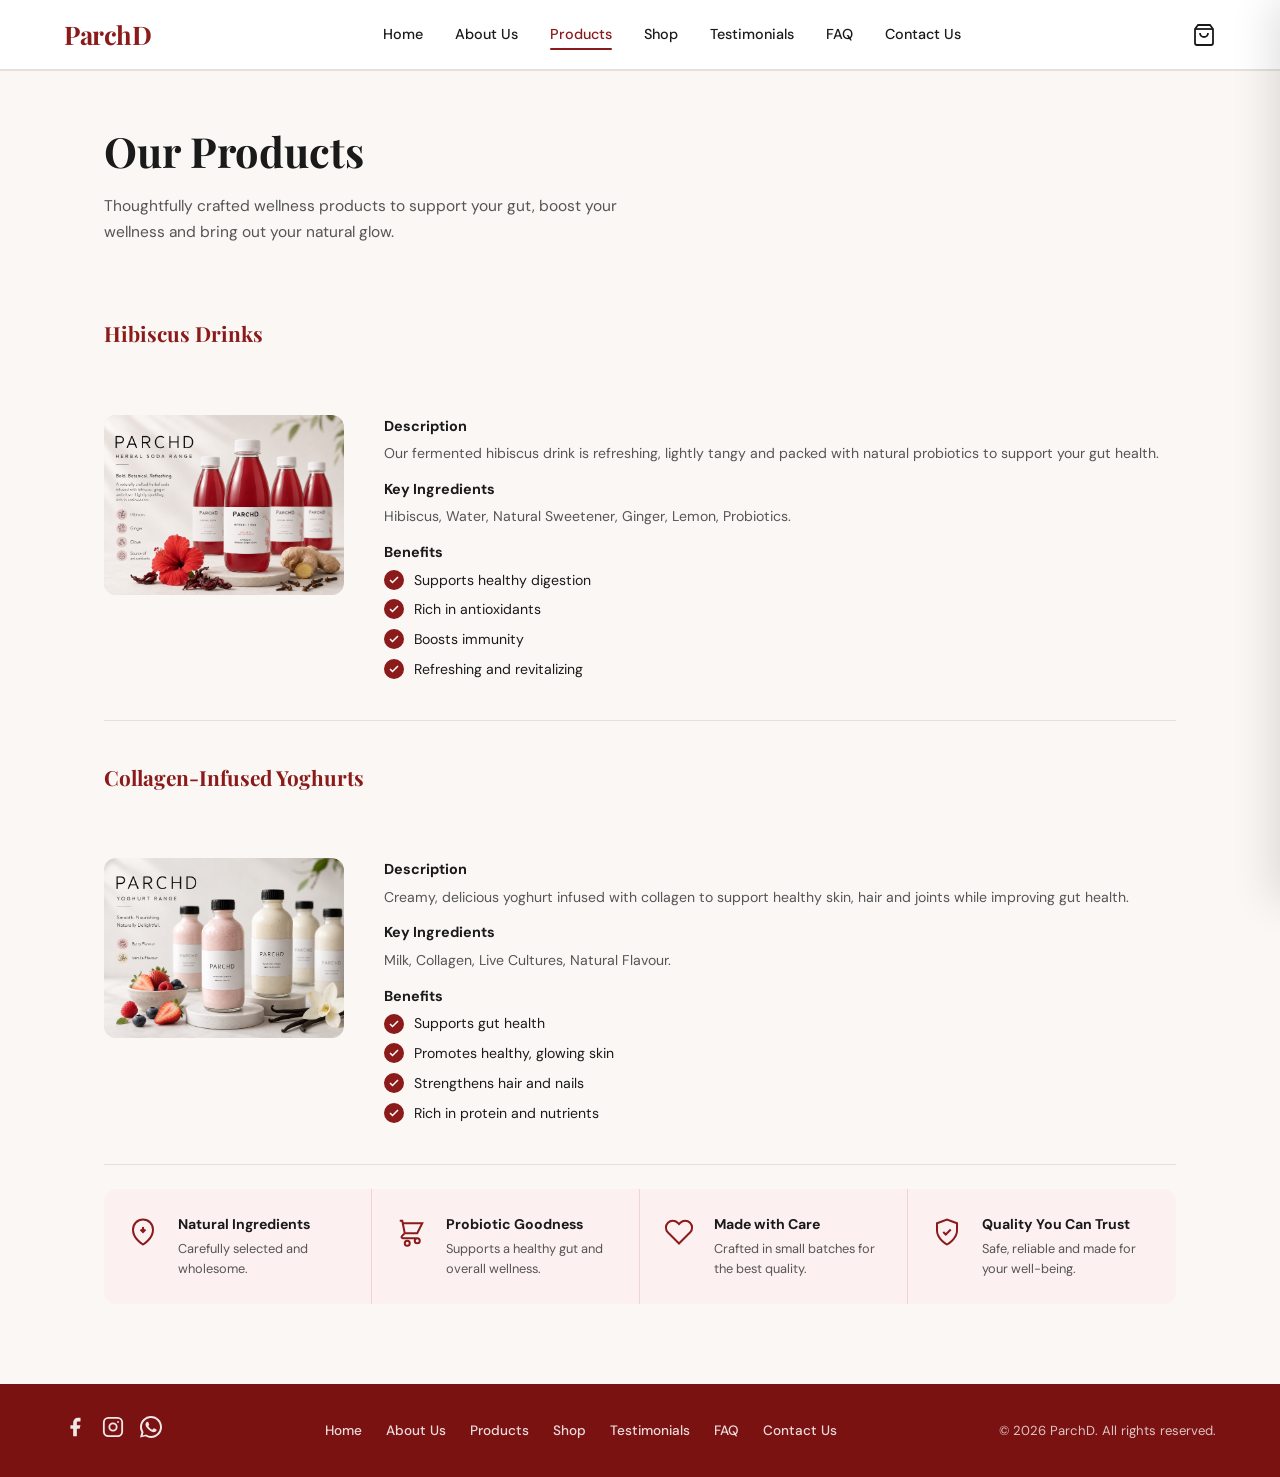
<file: Products.html>
<!DOCTYPE html>
<html lang="en">
<head>
  <meta charset="UTF-8">
  <meta name="viewport" content="width=device-width, initial-scale=1.0">
  <title>ParchD | Products</title>
  <link rel="preconnect" href="https://fonts.googleapis.com">
  <link rel="preconnect" href="https://fonts.gstatic.com" crossorigin>
  <link href="https://fonts.googleapis.com/css2?family=Playfair+Display:wght@700&family=DM+Sans:wght@400;500;600&display=swap" rel="stylesheet">
  <link rel="stylesheet" href="style.css">
</head>
<body>

  <div class="mobile-nav" id="mobileNav">
    <button class="mobile-close" onclick="closeMenu()">&times;</button>
    <a href="index.html" onclick="closeMenu()">Home</a>
    <a href="About.html" onclick="closeMenu()">About Us</a>
    <a href="Products.html" onclick="closeMenu()">Products</a>
    <a href="Shop.html" onclick="closeMenu()">Shop</a>
    <a href="Testimonials.html" onclick="closeMenu()">Testimonials</a>
    <a href="FAQ.html" onclick="closeMenu()">FAQ</a>
    <a href="Contact.html" onclick="closeMenu()">Contact Us</a>
  </div>

  <header>
    <a href="index.html" class="logo">ParchD</a>
    <nav>
      <a href="index.html">Home</a>
      <a href="About.html">About Us</a>
      <a href="Products.html" class="active">Products</a>
      <a href="Shop.html">Shop</a>
      <a href="Testimonials.html">Testimonials</a>
      <a href="FAQ.html">FAQ</a>
      <a href="Contact.html">Contact Us</a>
    </nav>
    <div style="display:flex;align-items:center;gap:1rem;">
      <div class="cart-icon">
        <svg viewBox="0 0 24 24" fill="none" stroke="currentColor" stroke-width="1.8">
          <path d="M6 2 3 6v14a2 2 0 0 0 2 2h14a2 2 0 0 0 2-2V6l-3-4z"/>
          <line x1="3" y1="6" x2="21" y2="6"/>
          <path d="M16 10a4 4 0 0 1-8 0"/>
        </svg>
      </div>
      <button class="hamburger" aria-label="Open menu"><span></span><span></span><span></span></button>
    </div>
  </header>

  <main>
    <div class="page-intro">
      <h2>Our Products</h2>
      <p>Thoughtfully crafted wellness products to support your gut, boost your wellness and bring out your natural glow.</p>
    </div>

    <div class="products-page-wrap">

      <div class="product-section-block">
        <h3>Hibiscus Drinks</h3>
        <div class="prod-image img-wrap">
          <div class="placeholder-box">
            <svg viewBox="0 0 24 24" fill="none" stroke="currentColor" stroke-width="1.2"><rect x="3" y="3" width="18" height="18" rx="2"/><circle cx="8.5" cy="8.5" r="1.5"/><polyline points="21 15 16 10 5 21"/></svg>
            PLACEHOLDER IMAGE
          </div>
          <img src="placeholder-hibiscus-product.jpg" alt="Hibiscus Drinks" onload="this.classList.add('loaded')" >
        </div>
        <div class="prod-details">
          <h4>Description</h4>
          <p>Our fermented hibiscus drink is refreshing, lightly tangy and packed with natural probiotics to support your gut health.</p>
          <h4>Key Ingredients</h4>
          <p>Hibiscus, Water, Natural Sweetener, Ginger, Lemon, Probiotics.</p>
          <h4>Benefits</h4>
          <ul class="prod-benefits">
            <li><span class="check-icon"><svg viewBox="0 0 24 24"><polyline points="20 6 9 17 4 12"/></svg></span>Supports healthy digestion</li>
            <li><span class="check-icon"><svg viewBox="0 0 24 24"><polyline points="20 6 9 17 4 12"/></svg></span>Rich in antioxidants</li>
            <li><span class="check-icon"><svg viewBox="0 0 24 24"><polyline points="20 6 9 17 4 12"/></svg></span>Boosts immunity</li>
            <li><span class="check-icon"><svg viewBox="0 0 24 24"><polyline points="20 6 9 17 4 12"/></svg></span>Refreshing and revitalizing</li>
          </ul>
        </div>
      </div>

      
      <div class="product-section-block">
        <h3>Collagen-Infused Yoghurts</h3>
        <div class="prod-image img-wrap">
          <div class="placeholder-box">
            <svg viewBox="0 0 24 24" fill="none" stroke="currentColor" stroke-width="1.2"><rect x="3" y="3" width="18" height="18" rx="2"/><circle cx="8.5" cy="8.5" r="1.5"/><polyline points="21 15 16 10 5 21"/></svg>
            PLACEHOLDER IMAGE
          </div>
          <img src="placeholder-yoghurt-product.jpg" alt="Collagen Yoghurts" onload="this.classList.add('loaded')" >
        </div>
        <div class="prod-details">
          <h4>Description</h4>
          <p>Creamy, delicious yoghurt infused with collagen to support healthy skin, hair and joints while improving gut health.</p>
          <h4>Key Ingredients</h4>
          <p>Milk, Collagen, Live Cultures, Natural Flavour.</p>
          <h4>Benefits</h4>
          <ul class="prod-benefits">
            <li><span class="check-icon"><svg viewBox="0 0 24 24"><polyline points="20 6 9 17 4 12"/></svg></span>Supports gut health</li>
            <li><span class="check-icon"><svg viewBox="0 0 24 24"><polyline points="20 6 9 17 4 12"/></svg></span>Promotes healthy, glowing skin</li>
            <li><span class="check-icon"><svg viewBox="0 0 24 24"><polyline points="20 6 9 17 4 12"/></svg></span>Strengthens hair and nails</li>
            <li><span class="check-icon"><svg viewBox="0 0 24 24"><polyline points="20 6 9 17 4 12"/></svg></span>Rich in protein and nutrients</li>
          </ul>
        </div>
      </div>

     
      <div class="products-footer-strip">
        <div class="strip-item">
          <div class="strip-icon"><svg viewBox="0 0 24 24"><path d="M12 22s-8-4.5-8-11.8A8 8 0 0 1 12 2a8 8 0 0 1 8 8.2c0 7.3-8 11.8-8 11.8z"/><path d="M12 8v4M10 10l2 2 2-2"/></svg></div>
          <div><h4>Natural Ingredients</h4><p>Carefully selected and wholesome.</p></div>
        </div>
        <div class="strip-item">
          <div class="strip-icon"><svg viewBox="0 0 24 24"><path d="M3 3h2l.4 2M7 13h10l4-8H5.4M7 13L5.4 5M7 13l-2.293 2.293c-.63.63-.184 1.707.707 1.707H17m0 0a2 2 0 1 0 0 4 2 2 0 0 0 0-4zm-8 2a2 2 0 1 0 0 4 2 2 0 0 0 0-4z"/></svg></div>
          <div><h4>Probiotic Goodness</h4><p>Supports a healthy gut and overall wellness.</p></div>
        </div>
        <div class="strip-item">
          <div class="strip-icon"><svg viewBox="0 0 24 24"><path d="M20.84 4.61a5.5 5.5 0 0 0-7.78 0L12 5.67l-1.06-1.06a5.5 5.5 0 0 0-7.78 7.78l1.06 1.06L12 21.23l7.78-7.78 1.06-1.06a5.5 5.5 0 0 0 0-7.78z"/></svg></div>
          <div><h4>Made with Care</h4><p>Crafted in small batches for the best quality.</p></div>
        </div>
        <div class="strip-item">
          <div class="strip-icon"><svg viewBox="0 0 24 24"><path d="M12 22s-8-4.5-8-11V5l8-3 8 3v6c0 6.5-8 11-8 11z"/><polyline points="9 12 11 14 15 10"/></svg></div>
          <div><h4>Quality You Can Trust</h4><p>Safe, reliable and made for your well-being.</p></div>
        </div>
      </div>

    </div>
  </main>

  <footer>
    <div class="footer-inner">
      <div class="footer-socials">
        <a href="https://www.facebook.com/share/1RYqaPEzoC/?mibextid=wwXIfr" target="_blank" aria-label="Facebook"><svg viewBox="0 0 24 24" fill="currentColor"><path d="M18 2h-3a5 5 0 0 0-5 5v3H7v4h3v8h4v-8h3l1-4h-4V7a1 1 0 0 1 1-1h3z"/></svg></a>
        <a href="https://www.instagram.com/parchd_bw?igsh=MWkwdnk4OG5qeWJ5MQ==" target="_blank" aria-label="Instagram"><svg viewBox="0 0 24 24" fill="none" stroke="currentColor" stroke-width="2"><rect x="2" y="2" width="20" height="20" rx="5"/><circle cx="12" cy="12" r="4"/><circle cx="17.5" cy="6.5" r="1" fill="currentColor" stroke="none"/></svg></a>
        <a href="https://wa.me/26777580751" target="_blank" aria-label="WhatsApp"><svg viewBox="0 0 24 24" fill="currentColor"><path d="M17.472 14.382c-.297-.149-1.758-.867-2.03-.967-.273-.099-.471-.148-.67.15-.197.297-.767.966-.94 1.164-.173.199-.347.223-.644.075-.297-.15-1.255-.463-2.39-1.475-.883-.788-1.48-1.761-1.653-2.059-.173-.297-.018-.458.13-.606.134-.133.298-.347.446-.52.149-.174.198-.298.298-.497.099-.198.05-.371-.025-.52-.075-.149-.669-1.612-.916-2.207-.242-.579-.487-.5-.669-.51-.173-.008-.371-.01-.57-.01-.198 0-.52.074-.792.372-.272.297-1.04 1.016-1.04 2.479 0 1.462 1.065 2.875 1.213 3.074.149.198 2.096 3.2 5.077 4.487.709.306 1.262.489 1.694.625.712.227 1.36.195 1.871.118.571-.085 1.758-.719 2.006-1.413.248-.694.248-1.289.173-1.413-.074-.124-.272-.198-.57-.347z"/><path d="M12 0C5.373 0 0 5.373 0 12c0 2.12.554 4.11 1.522 5.837L.057 23.571l5.86-1.537A11.952 11.952 0 0 0 12 24c6.627 0 12-5.373 12-12S18.627 0 12 0zm0 21.818a9.8 9.8 0 0 1-5.001-1.368l-.359-.214-3.72.976.993-3.624-.234-.372A9.78 9.78 0 0 1 2.182 12C2.182 6.57 6.57 2.182 12 2.182S21.818 6.57 21.818 12 17.43 21.818 12 21.818z"/></svg></a>
      </div>
      <nav class="footer-nav">
        <a href="index.html">Home</a><a href="About.html">About Us</a><a href="Products.html">Products</a>
        <a href="Shop.html">Shop</a><a href="Testimonials.html">Testimonials</a><a href="FAQ.html">FAQ</a><a href="Contact.html">Contact Us</a>
      </nav>
      <p class="footer-copy">&copy; 2026 ParchD. All rights reserved.</p>
    </div>
  </footer>

  <script src="cart.js"></script>
  <script>
    function openMenu() {
      document.getElementById('mobileNav').classList.add('open');
      document.querySelector('.hamburger').classList.add('open');
    }
    function closeMenu() {
      document.getElementById('mobileNav').classList.remove('open');
      document.querySelector('.hamburger').classList.remove('open');
    }
    document.querySelector('.hamburger').addEventListener('click', function() {
      this.classList.contains('open') ? closeMenu() : openMenu();
    });
  </script>
</body>
</html>
</file>
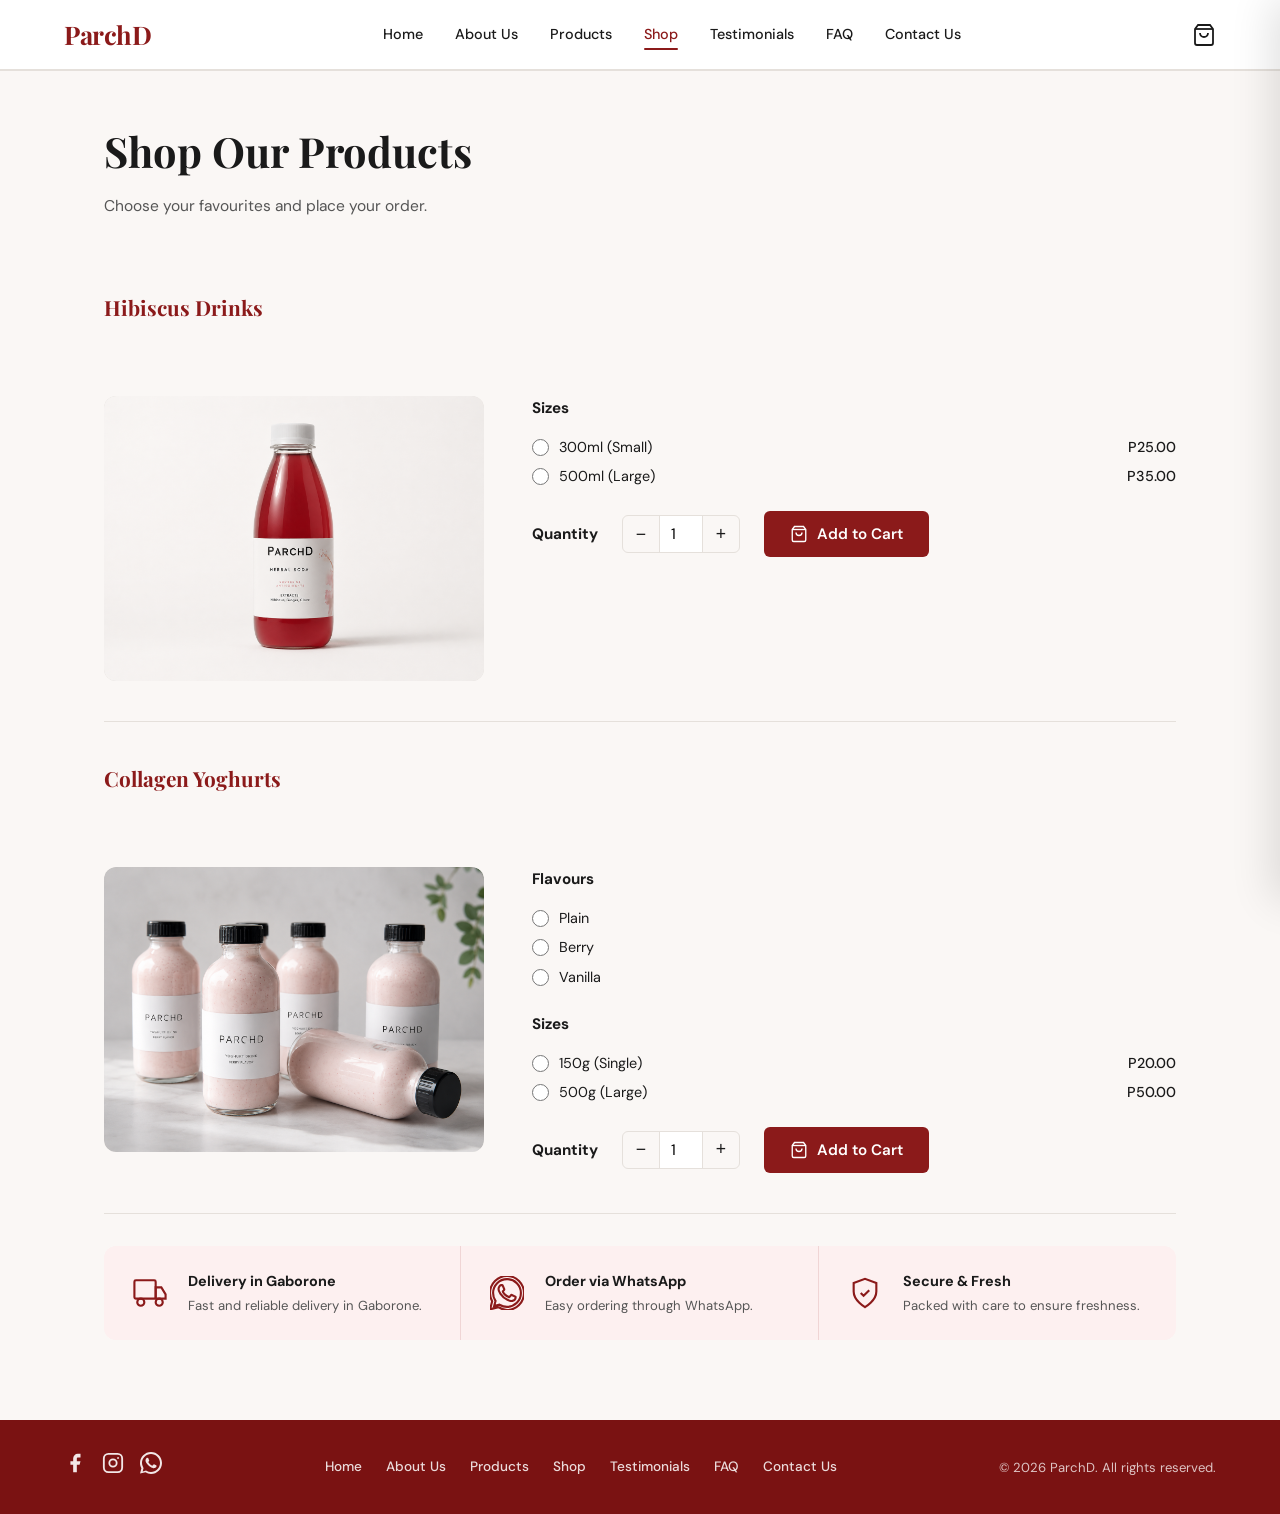
<file: Shop.html>
<!DOCTYPE html>
<html lang="en">
<head>
  <meta charset="UTF-8">
  <meta name="viewport" content="width=device-width, initial-scale=1.0">
  <title>ParchD | Shop</title>
  <link rel="preconnect" href="https://fonts.googleapis.com">
  <link rel="preconnect" href="https://fonts.gstatic.com" crossorigin>
  <link href="https://fonts.googleapis.com/css2?family=Playfair+Display:wght@700&family=DM+Sans:wght@400;500;600&display=swap" rel="stylesheet">
  <link rel="stylesheet" href="style.css">
</head>
<body>

  <div class="mobile-nav" id="mobileNav">
    <button class="mobile-close" onclick="closeMenu()">&times;</button>
    <a href="index.html" onclick="closeMenu()">Home</a>
    <a href="About.html" onclick="closeMenu()">About Us</a>
    <a href="Products.html" onclick="closeMenu()">Products</a>
    <a href="Shop.html" onclick="closeMenu()">Shop</a>
    <a href="Testimonials.html" onclick="closeMenu()">Testimonials</a>
    <a href="FAQ.html" onclick="closeMenu()">FAQ</a>
    <a href="Contact.html" onclick="closeMenu()">Contact Us</a>
  </div>

  <header>
    <a href="index.html" class="logo">ParchD</a>
    <nav>
      <a href="index.html">Home</a>
      <a href="About.html">About Us</a>
      <a href="Products.html">Products</a>
      <a href="Shop.html" class="active">Shop</a>
      <a href="Testimonials.html">Testimonials</a>
      <a href="FAQ.html">FAQ</a>
      <a href="Contact.html">Contact Us</a>
    </nav>
    <div style="display:flex;align-items:center;gap:1rem;">
      <div class="cart-icon">
        <svg viewBox="0 0 24 24" fill="none" stroke="currentColor" stroke-width="1.8">
          <path d="M6 2 3 6v14a2 2 0 0 0 2 2h14a2 2 0 0 0 2-2V6l-3-4z"/>
          <line x1="3" y1="6" x2="21" y2="6"/>
          <path d="M16 10a4 4 0 0 1-8 0"/>
        </svg>
      </div>
      <button class="hamburger" aria-label="Open menu"><span></span><span></span><span></span></button>
    </div>
  </header>

  <main>
    <div class="page-intro">
      <h2>Shop Our Products</h2>
      <p>Choose your favourites and place your order.</p>
    </div>

    <div class="shop-wrap">

      
      <div class="shop-product-block">
        <h3>Hibiscus Drinks</h3>
        <div class="shop-img img-wrap">
          <div class="placeholder-box">
            <svg viewBox="0 0 24 24" fill="none" stroke="currentColor" stroke-width="1.2"><rect x="3" y="3" width="18" height="18" rx="2"/><circle cx="8.5" cy="8.5" r="1.5"/><polyline points="21 15 16 10 5 21"/></svg>
            PLACEHOLDER IMAGE
          </div>
          <img src="placeholder-shop-hibiscus.jpg" alt="Hibiscus Drink" onload="this.classList.add('loaded')" >
        </div>
        <div class="shop-form-wrap">
          <fieldset class="shop-fieldset">
            <legend>Sizes</legend>
            <div class="radio-row">
              <label class="radio-label"><input type="radio" name="hibiscus-size" value="small"> 300ml (Small)</label>
              <span class="radio-price">P25.00</span>
            </div>
            <div class="radio-row">
              <label class="radio-label"><input type="radio" name="hibiscus-size" value="large"> 500ml (Large)</label>
              <span class="radio-price">P35.00</span>
            </div>
          </fieldset>
          <div class="qty-row">
            <span>Quantity</span>
            <div class="qty-control">
              <button class="qty-btn" onclick="changeQty('hibiscus-qty', -1)">&#8722;</button>
              <input type="number" id="hibiscus-qty" class="qty-input" value="1" min="1">
              <button class="qty-btn" onclick="changeQty('hibiscus-qty', 1)">&#43;</button>
            </div>
            <button class="add-cart-btn" onclick="handleAddHibiscus()">
              <svg viewBox="0 0 24 24"><path d="M6 2 3 6v14a2 2 0 0 0 2 2h14a2 2 0 0 0 2-2V6l-3-4z"/><line x1="3" y1="6" x2="21" y2="6"/><path d="M16 10a4 4 0 0 1-8 0"/></svg>
              Add to Cart
            </button>
            <p id="hibiscus-error" style="color:var(--red);font-size:0.82rem;min-height:1rem;"></p>
          </div>
        </div>
      </div>


      <div class="shop-product-block">
        <h3>Collagen Yoghurts</h3>
        <div class="shop-img img-wrap">
          <div class="placeholder-box">
            <svg viewBox="0 0 24 24" fill="none" stroke="currentColor" stroke-width="1.2"><rect x="3" y="3" width="18" height="18" rx="2"/><circle cx="8.5" cy="8.5" r="1.5"/><polyline points="21 15 16 10 5 21"/></svg>
            PLACEHOLDER IMAGE
          </div>
          <img src="placeholder-shop-yoghurt.jpg" alt="Collagen Yoghurt" onload="this.classList.add('loaded')" >
        </div>
        <div class="shop-form-wrap">
          <fieldset class="shop-fieldset">
            <legend>Flavours</legend>
            <div class="radio-row"><label class="radio-label"><input type="radio" name="yoghurt-flavour" value="plain"> Plain</label></div>
            <div class="radio-row"><label class="radio-label"><input type="radio" name="yoghurt-flavour" value="berry"> Berry</label></div>
            <div class="radio-row"><label class="radio-label"><input type="radio" name="yoghurt-flavour" value="vanilla"> Vanilla</label></div>
          </fieldset>
          <fieldset class="shop-fieldset">
            <legend>Sizes</legend>
            <div class="radio-row">
              <label class="radio-label"><input type="radio" name="yoghurt-size" value="small"> 150g (Single)</label>
              <span class="radio-price">P20.00</span>
            </div>
            <div class="radio-row">
              <label class="radio-label"><input type="radio" name="yoghurt-size" value="large"> 500g (Large)</label>
              <span class="radio-price">P50.00</span>
            </div>
          </fieldset>
          <div class="qty-row">
            <span>Quantity</span>
            <div class="qty-control">
              <button class="qty-btn" onclick="changeQty('yoghurt-qty', -1)">&#8722;</button>
              <input type="number" id="yoghurt-qty" class="qty-input" value="1" min="1">
              <button class="qty-btn" onclick="changeQty('yoghurt-qty', 1)">&#43;</button>
            </div>
            <button class="add-cart-btn" onclick="handleAddYoghurt()">
              <svg viewBox="0 0 24 24"><path d="M6 2 3 6v14a2 2 0 0 0 2 2h14a2 2 0 0 0 2-2V6l-3-4z"/><line x1="3" y1="6" x2="21" y2="6"/><path d="M16 10a4 4 0 0 1-8 0"/></svg>
              Add to Cart
            </button>
            <p id="yoghurt-error" style="color:var(--red);font-size:0.82rem;min-height:1rem;"></p>
          </div>
        </div>
      </div>

      <!-- Footer Strip -->
      <div class="shop-footer-strip">
        <div class="shop-strip-item">
          <div class="shop-strip-icon"><svg viewBox="0 0 24 24"><rect x="1" y="3" width="15" height="13" rx="1"/><path d="M16 8h4l3 5v3h-7V8z"/><circle cx="5.5" cy="18.5" r="2.5"/><circle cx="18.5" cy="18.5" r="2.5"/></svg></div>
          <div><h4>Delivery in Gaborone</h4><p>Fast and reliable delivery in Gaborone.</p></div>
        </div>
        <div class="shop-strip-item">
          <div class="shop-strip-icon"><svg viewBox="0 0 24 24"><path d="M17.472 14.382c-.297-.149-1.758-.867-2.03-.967-.273-.099-.471-.148-.67.15-.197.297-.767.966-.94 1.164-.173.199-.347.223-.644.075-.297-.15-1.255-.463-2.39-1.475-.883-.788-1.48-1.761-1.653-2.059-.173-.297-.018-.458.13-.606.134-.133.298-.347.446-.52.149-.174.198-.298.298-.497.099-.198.05-.371-.025-.52-.075-.149-.669-1.612-.916-2.207-.242-.579-.487-.5-.669-.51-.173-.008-.371-.01-.57-.01-.198 0-.52.074-.792.372-.272.297-1.04 1.016-1.04 2.479 0 1.462 1.065 2.875 1.213 3.074.149.198 2.096 3.2 5.077 4.487.709.306 1.262.489 1.694.625.712.227 1.36.195 1.871.118.571-.085 1.758-.719 2.006-1.413.248-.694.248-1.289.173-1.413-.074-.124-.272-.198-.57-.347z"/><path d="M12 0C5.373 0 0 5.373 0 12c0 2.12.554 4.11 1.522 5.837L.057 23.571l5.86-1.537A11.952 11.952 0 0 0 12 24c6.627 0 12-5.373 12-12S18.627 0 12 0zm0 21.818a9.8 9.8 0 0 1-5.001-1.368l-.359-.214-3.72.976.993-3.624-.234-.372A9.78 9.78 0 0 1 2.182 12C2.182 6.57 6.57 2.182 12 2.182S21.818 6.57 21.818 12 17.43 21.818 12 21.818z"/></svg></div>
          <div><h4>Order via WhatsApp</h4><p>Easy ordering through WhatsApp.</p></div>
        </div>
        <div class="shop-strip-item">
          <div class="shop-strip-icon"><svg viewBox="0 0 24 24"><path d="M12 22s-8-4.5-8-11V5l8-3 8 3v6c0 6.5-8 11-8 11z"/><polyline points="9 12 11 14 15 10"/></svg></div>
          <div><h4>Secure &amp; Fresh</h4><p>Packed with care to ensure freshness.</p></div>
        </div>
      </div>

    </div>
  </main>

  <footer>
    <div class="footer-inner">
      <div class="footer-socials">
        <a href="https://www.facebook.com/share/1RYqaPEzoC/?mibextid=wwXIfr" target="_blank" aria-label="Facebook"><svg viewBox="0 0 24 24" fill="currentColor"><path d="M18 2h-3a5 5 0 0 0-5 5v3H7v4h3v8h4v-8h3l1-4h-4V7a1 1 0 0 1 1-1h3z"/></svg></a>
        <a href="https://www.instagram.com/parchd_bw?igsh=MWkwdnk4OG5qeWJ5MQ==" target="_blank" aria-label="Instagram"><svg viewBox="0 0 24 24" fill="none" stroke="currentColor" stroke-width="2"><rect x="2" y="2" width="20" height="20" rx="5"/><circle cx="12" cy="12" r="4"/><circle cx="17.5" cy="6.5" r="1" fill="currentColor" stroke="none"/></svg></a>
        <a href="https://wa.me/26777580751" target="_blank" aria-label="WhatsApp"><svg viewBox="0 0 24 24" fill="currentColor"><path d="M17.472 14.382c-.297-.149-1.758-.867-2.03-.967-.273-.099-.471-.148-.67.15-.197.297-.767.966-.94 1.164-.173.199-.347.223-.644.075-.297-.15-1.255-.463-2.39-1.475-.883-.788-1.48-1.761-1.653-2.059-.173-.297-.018-.458.13-.606.134-.133.298-.347.446-.52.149-.174.198-.298.298-.497.099-.198.05-.371-.025-.52-.075-.149-.669-1.612-.916-2.207-.242-.579-.487-.5-.669-.51-.173-.008-.371-.01-.57-.01-.198 0-.52.074-.792.372-.272.297-1.04 1.016-1.04 2.479 0 1.462 1.065 2.875 1.213 3.074.149.198 2.096 3.2 5.077 4.487.709.306 1.262.489 1.694.625.712.227 1.36.195 1.871.118.571-.085 1.758-.719 2.006-1.413.248-.694.248-1.289.173-1.413-.074-.124-.272-.198-.57-.347z"/><path d="M12 0C5.373 0 0 5.373 0 12c0 2.12.554 4.11 1.522 5.837L.057 23.571l5.86-1.537A11.952 11.952 0 0 0 12 24c6.627 0 12-5.373 12-12S18.627 0 12 0zm0 21.818a9.8 9.8 0 0 1-5.001-1.368l-.359-.214-3.72.976.993-3.624-.234-.372A9.78 9.78 0 0 1 2.182 12C2.182 6.57 6.57 2.182 12 2.182S21.818 6.57 21.818 12 17.43 21.818 12 21.818z"/></svg></a>
      </div>
      <nav class="footer-nav">
        <a href="index.html">Home</a><a href="About.html">About Us</a><a href="Products.html">Products</a>
        <a href="Shop.html">Shop</a><a href="Testimonials.html">Testimonials</a><a href="FAQ.html">FAQ</a><a href="Contact.html">Contact Us</a>
      </nav>
      <p class="footer-copy">&copy; 2026 ParchD. All rights reserved.</p>
    </div>
  </footer>

  <script src="cart.js"></script>
  <script>
    function openMenu() {
      document.getElementById('mobileNav').classList.add('open');
      document.querySelector('.hamburger').classList.add('open');
    }
    function closeMenu() {
      document.getElementById('mobileNav').classList.remove('open');
      document.querySelector('.hamburger').classList.remove('open');
    }
    document.querySelector('.hamburger').addEventListener('click', function() {
      this.classList.contains('open') ? closeMenu() : openMenu();
    });

    const hibiscusPrices = { small: 25, large: 35 };
    const yoghurtPrices  = { small: 20, large: 50 };

    function handleAddHibiscus() {
      const sizeEl = document.querySelector('input[name="hibiscus-size"]:checked');
      const qty    = parseInt(document.getElementById('hibiscus-qty').value) || 1;
      const err    = document.getElementById('hibiscus-error');
      if (!sizeEl) { err.textContent = 'Please select a size.'; return; }
      err.textContent = '';
      const sizeLabel = sizeEl.value === 'small' ? '330ml Small' : '500ml Large';
      const price     = hibiscusPrices[sizeEl.value];
      addToCart('Hibiscus Drink', sizeLabel, price, qty);
    }

    function handleAddYoghurt() {
      const flavourEl = document.querySelector('input[name="yoghurt-flavour"]:checked');
      const sizeEl    = document.querySelector('input[name="yoghurt-size"]:checked');
      const qty       = parseInt(document.getElementById('yoghurt-qty').value) || 1;
      const err       = document.getElementById('yoghurt-error');
      if (!flavourEl || !sizeEl) { err.textContent = 'Please select a flavour and size.'; return; }
      err.textContent = '';
      const flavour   = flavourEl.value.charAt(0).toUpperCase() + flavourEl.value.slice(1);
      const sizeLabel = sizeEl.value === 'small' ? '150g Single' : '500g Large';
      const price     = yoghurtPrices[sizeEl.value];
      addToCart('Collagen Yoghurt', flavour + ', ' + sizeLabel, price, qty);
    }

    
    document.querySelectorAll('input[name="hibiscus-size"]').forEach(r => {
      r.addEventListener('change', function() {
        document.querySelectorAll('.hibiscus-price').forEach(el => el.style.fontWeight = '400');
        this.closest('.radio-row').querySelector('.radio-price').style.fontWeight = '700';
      });
    });
    document.querySelectorAll('input[name="yoghurt-size"]').forEach(r => {
      r.addEventListener('change', function() {
        this.closest('.radio-row').querySelector('.radio-price').style.fontWeight = '700';
      });
    });
    function changeQty(id, delta) {
      const input = document.getElementById(id);
      const newVal = Math.max(1, parseInt(input.value) + delta);
      input.value = newVal;
    }
  </script>
</body>
</html>
</file>
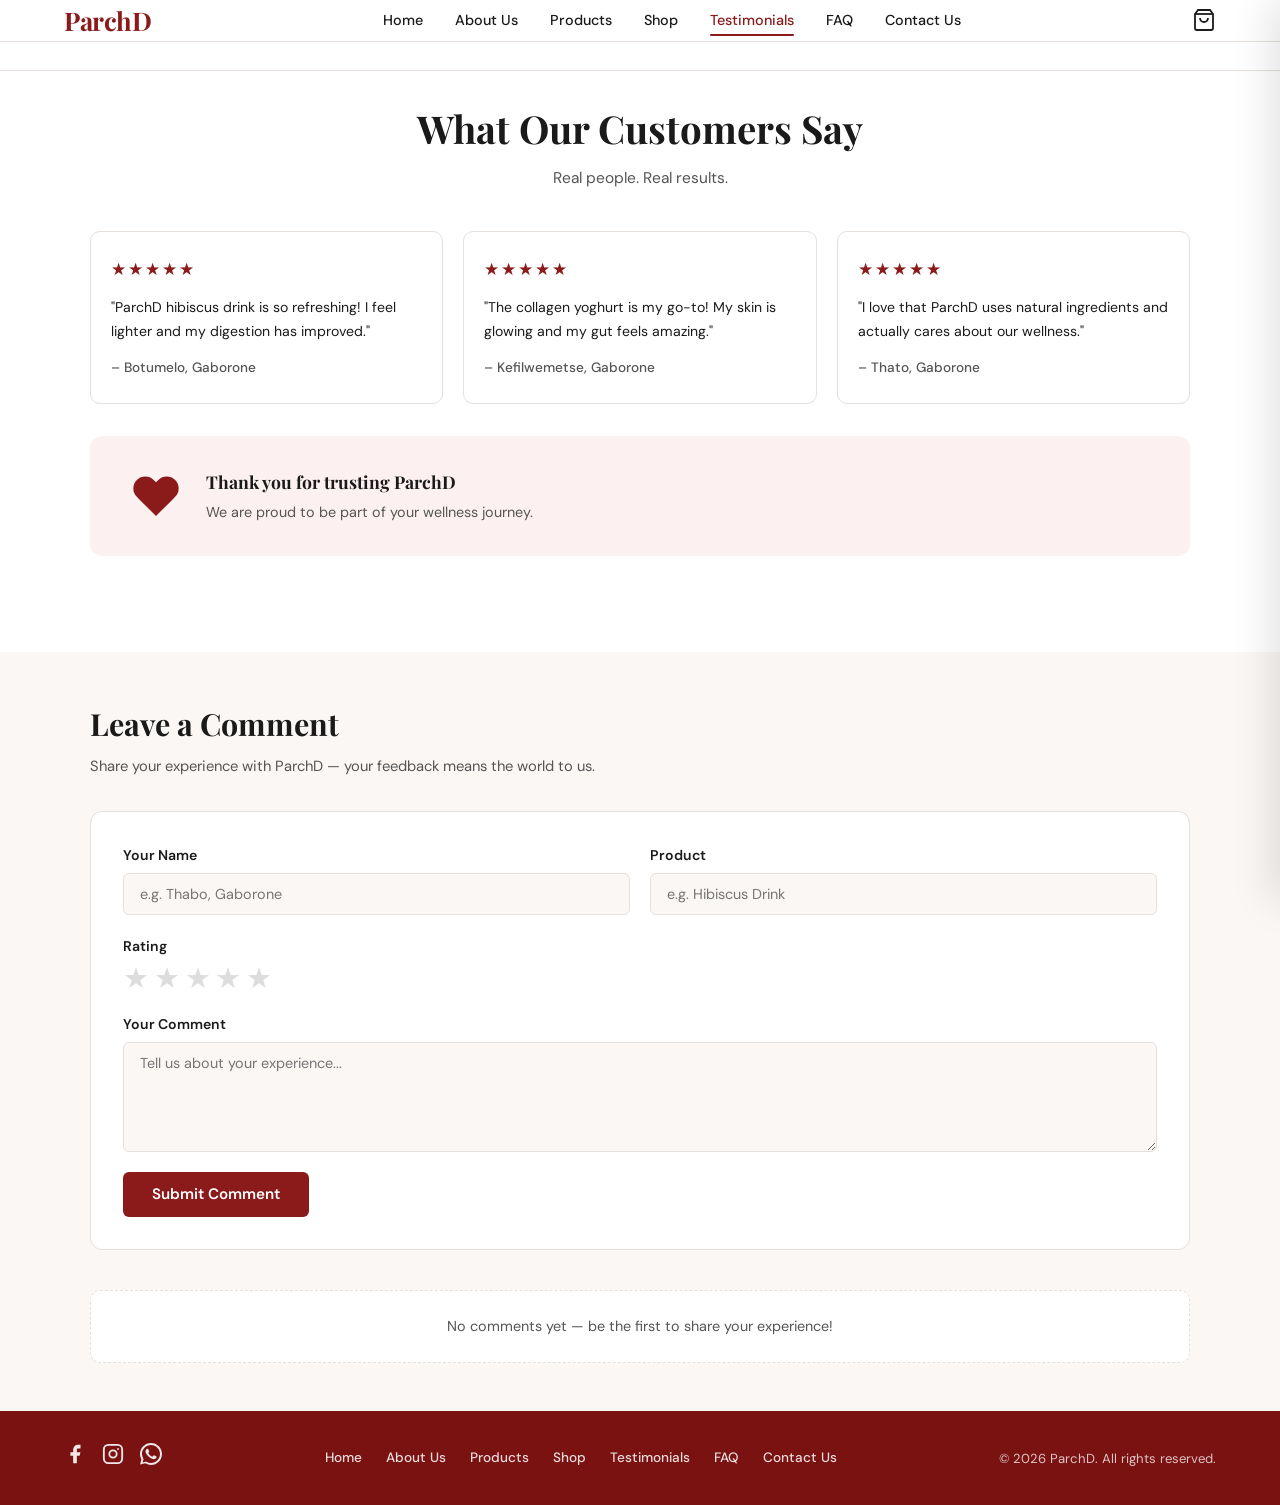
<file: Testimonials.html>
<!DOCTYPE html>
<html lang="en">
<head>
  <meta charset="UTF-8">
  <meta name="viewport" content="width=device-width, initial-scale=1.0">
  <title>ParchD | Testimonials</title>
  <link rel="preconnect" href="https://fonts.googleapis.com">
  <link rel="preconnect" href="https://fonts.gstatic.com" crossorigin>
  <link href="https://fonts.googleapis.com/css2?family=Playfair+Display:wght@700&family=DM+Sans:wght@400;500;600&display=swap" rel="stylesheet">
  <link rel="stylesheet" href="style.css">
  <style>
     
    html, body { height: 100%; }
    body {
      display: flex;
      flex-direction: column;
      min-height: 100vh;
    }
    main { flex: 1; }

   
    .test-intro {
      text-align: center;
      padding: 3.5rem 5% 2.5rem;
      background: var(--white);
    }
    .test-intro h2 {
      font-family: 'Playfair Display', serif;
      font-size: clamp(1.8rem, 4vw, 2.4rem);
      font-weight: 700;
      margin-bottom: 0.4rem;
    }
    .test-intro p { font-size: 0.97rem; color: var(--muted); }

    
    .test-outer {
      background: var(--white);
      padding: 0 5% 3rem;
    }

    .test-grid {
      display: grid;
      grid-template-columns: repeat(3, 1fr);
      gap: 1.25rem;
      max-width: 1100px;
      margin: 0 auto 2rem;
    }

    .test-card {
      border: 1px solid var(--border);
      border-radius: 10px;
      background: var(--white);
      padding: 1.5rem 1.25rem;
      display: flex;
      flex-direction: column;
      gap: 0.85rem;
    }
    .test-card .stars { color: var(--red); font-size: 1.05rem; letter-spacing: 2px; }
    .test-card blockquote { font-size: 0.88rem; color: var(--text); line-height: 1.7; margin: 0; }
    .test-card cite { font-size: 0.85rem; color: var(--muted); font-style: normal; font-weight: 500; margin-top: auto; }

    
    .trust-banner {
      display: flex;
      align-items: center;
      gap: 1.5rem;
      background: var(--red-bg);
      border-radius: 12px;
      padding: 2rem 2.5rem;
      max-width: 1100px;
      margin: 0 auto 3rem;
    }
    .trust-banner svg { width: 52px; height: 52px; fill: var(--red); flex-shrink: 0; }
    .trust-banner h3 { font-family: 'Playfair Display', serif; font-size: 1.1rem; margin-bottom: 0.3rem; }
    .trust-banner p { font-size: 0.9rem; color: var(--muted); }


    .comment-section {
      background: var(--bg);
      padding: 3rem 5%;
    }
    .comment-inner {
      max-width: 1100px;
      margin: 0 auto;
    }
    .comment-inner h2 {
      font-family: 'Playfair Display', serif;
      font-size: clamp(1.4rem, 3vw, 1.9rem);
      margin-bottom: 0.4rem;
    }
    .comment-inner > p {
      font-size: 0.92rem;
      color: var(--muted);
      margin-bottom: 2rem;
    }

    .comment-form {
      background: var(--white);
      border: 1px solid var(--border);
      border-radius: 12px;
      padding: 2rem;
      display: flex;
      flex-direction: column;
      gap: 1.25rem;
      margin-bottom: 2.5rem;
    }

    .form-row {
      display: grid;
      grid-template-columns: 1fr 1fr;
      gap: 1.25rem;
    }

    .form-field {
      display: flex;
      flex-direction: column;
      gap: 0.4rem;
    }
    .form-field label { font-size: 0.88rem; font-weight: 600; color: var(--text); }
    .form-field input,
    .form-field textarea {
      border: 1px solid var(--border);
      border-radius: 6px;
      padding: 0.7rem 1rem;
      font-size: 0.9rem;
      font-family: 'DM Sans', sans-serif;
      color: var(--text);
      background: var(--bg);
      transition: border-color 0.2s;
      width: 100%;
    }
    .form-field input:focus,
    .form-field textarea:focus { outline: none; border-color: var(--red); }
    .form-field textarea { resize: vertical; min-height: 110px; }

    
    .star-row { display: flex; flex-direction: column; gap: 0.4rem; }
    .star-row label { font-size: 0.88rem; font-weight: 600; }
    .star-picker { display: flex; gap: 0.3rem; }
    .star-picker button {
      background: none;
      border: none;
      font-size: 1.8rem;
      color: #ddd;
      cursor: pointer;
      padding: 0;
      line-height: 1;
      transition: color 0.15s;
    }
    .star-picker button.active { color: var(--red); }

    .form-submit-row {
      display: flex;
      align-items: center;
      gap: 1rem;
      flex-wrap: wrap;
    }
    .submit-msg {
      font-size: 0.88rem;
      color: var(--red);
      font-weight: 600;
      display: none;
    }
    .submit-msg.show { display: block; }

    
    .saved-comments { display: flex; flex-direction: column; gap: 1rem; }
    .saved-comment-card {
      background: var(--white);
      border: 1px solid var(--border);
      border-radius: 10px;
      padding: 1.25rem 1.5rem;
      display: flex;
      flex-direction: column;
      gap: 0.5rem;
    }
    .saved-comment-card .sc-stars { color: var(--red); font-size: 1rem; letter-spacing: 2px; }
    .saved-comment-card .sc-name { font-size: 0.88rem; font-weight: 700; }
    .saved-comment-card .sc-text { font-size: 0.88rem; color: var(--muted); line-height: 1.65; }
    .saved-comment-card .sc-date { font-size: 0.78rem; color: #aaa; }

    .no-comments {
      font-size: 0.9rem;
      color: var(--muted);
      text-align: center;
      padding: 1.5rem;
      border: 1px dashed var(--border);
      border-radius: 10px;
      background: var(--white);
    }

    
    @media (max-width: 780px) {
      .test-grid { grid-template-columns: 1fr; }
      .form-row { grid-template-columns: 1fr; }
    }
    @media (max-width: 560px) {
      .test-intro { padding: 2.5rem 4% 2rem; }
      .test-outer { padding: 0 4% 3rem; }
      .trust-banner { padding: 1.5rem; gap: 1rem; }
      .comment-section { padding: 2.5rem 4%; }
    }
  </style>
</head>
<body>

  <div class="mobile-nav" id="mobileNav">
    <button class="mobile-close" onclick="closeMenu()">&times;</button>
    <a href="index.html" onclick="closeMenu()">Home</a>
    <a href="About.html" onclick="closeMenu()">About Us</a>
    <a href="Products.html" onclick="closeMenu()">Products</a>
    <a href="Shop.html" onclick="closeMenu()">Shop</a>
    <a href="Testimonials.html" onclick="closeMenu()">Testimonials</a>
    <a href="FAQ.html" onclick="closeMenu()">FAQ</a>
    <a href="Contact.html" onclick="closeMenu()">Contact Us</a>
  </div>

  <header>
    <a href="index.html" class="logo">ParchD</a>
    <nav>
      <a href="index.html">Home</a>
      <a href="About.html">About Us</a>
      <a href="Products.html">Products</a>
      <a href="Shop.html">Shop</a>
      <a href="Testimonials.html" class="active">Testimonials</a>
      <a href="FAQ.html">FAQ</a>
      <a href="Contact.html">Contact Us</a>
    </nav>
    <div style="display:flex;align-items:center;gap:1rem;">
      <div class="cart-icon">
        <svg viewBox="0 0 24 24" fill="none" stroke="currentColor" stroke-width="1.8">
          <path d="M6 2 3 6v14a2 2 0 0 0 2 2h14a2 2 0 0 0 2-2V6l-3-4z"/>
          <line x1="3" y1="6" x2="21" y2="6"/>
          <path d="M16 10a4 4 0 0 1-8 0"/>
        </svg>
      </div>
      <button class="hamburger" aria-label="Open menu"><span></span><span></span><span></span></button>
    </div>
  </header>

  <main>

    
    <div class="test-intro">
      <h2>What Our Customers Say</h2>
      <p>Real people. Real results.</p>
    </div>

    <div class="test-outer">

   
      <div class="test-grid">

        <div class="test-card">
          <div class="stars">&#9733;&#9733;&#9733;&#9733;&#9733;</div>
          <blockquote>"ParchD hibiscus drink is so refreshing! I feel lighter and my digestion has improved."</blockquote>
          <cite>&#8211; Botumelo, Gaborone</cite>
        </div>

        <div class="test-card">
          <div class="stars">&#9733;&#9733;&#9733;&#9733;&#9733;</div>
          <blockquote>"The collagen yoghurt is my go-to! My skin is glowing and my gut feels amazing."</blockquote>
          <cite>&#8211; Kefilwemetse, Gaborone</cite>
        </div>

        <div class="test-card">
          <div class="stars">&#9733;&#9733;&#9733;&#9733;&#9733;</div>
          <blockquote>"I love that ParchD uses natural ingredients and actually cares about our wellness."</blockquote>
          <cite>&#8211; Thato, Gaborone</cite>
        </div>

      </div>

      
      <div class="trust-banner">
        <svg viewBox="0 0 24 24" xmlns="http://www.w3.org/2000/svg">
          <path d="M20.84 4.61a5.5 5.5 0 0 0-7.78 0L12 5.67l-1.06-1.06a5.5 5.5 0 0 0-7.78 7.78l1.06 1.06L12 21.23l7.78-7.78 1.06-1.06a5.5 5.5 0 0 0 0-7.78z"/>
        </svg>
        <div>
          <h3>Thank you for trusting ParchD</h3>
          <p>We are proud to be part of your wellness journey.</p>
        </div>
      </div>

    </div>

    
    <section class="comment-section">
      <div class="comment-inner">
        <h2>Leave a Comment</h2>
        <p>Share your experience with ParchD — your feedback means the world to us.</p>

        <div class="comment-form">
          <div class="form-row">
            <div class="form-field">
              <label for="c-name">Your Name</label>
              <input type="text" id="c-name" placeholder="e.g. Thabo, Gaborone" maxlength="60">
            </div>
            <div class="form-field">
              <label for="c-product">Product</label>
              <input type="text" id="c-product" placeholder="e.g. Hibiscus Drink" maxlength="60">
            </div>
          </div>

          <div class="star-row">
            <label>Rating</label>
            <div class="star-picker" id="starPicker">
              <button type="button" data-val="1" aria-label="1 star">&#9733;</button>
              <button type="button" data-val="2" aria-label="2 stars">&#9733;</button>
              <button type="button" data-val="3" aria-label="3 stars">&#9733;</button>
              <button type="button" data-val="4" aria-label="4 stars">&#9733;</button>
              <button type="button" data-val="5" aria-label="5 stars">&#9733;</button>
            </div>
          </div>

          <div class="form-field">
            <label for="c-comment">Your Comment</label>
            <textarea id="c-comment" placeholder="Tell us about your experience..."></textarea>
          </div>

          <div class="form-submit-row">
            <button class="btn-primary" onclick="submitComment()">Submit Comment</button>
            <span class="submit-msg" id="submitMsg">&#10003; Comment saved!</span>
          </div>
        </div>

      
        <div id="savedComments"></div>

      </div>
    </section>

  </main>

  <footer>
    <div class="footer-inner">
      <div class="footer-socials">
        <a href="https://www.facebook.com/share/1RYqaPEzoC/?mibextid=wwXIfr" target="_blank" aria-label="Facebook">
          <svg viewBox="0 0 24 24" fill="currentColor"><path d="M18 2h-3a5 5 0 0 0-5 5v3H7v4h3v8h4v-8h3l1-4h-4V7a1 1 0 0 1 1-1h3z"/></svg>
        </a>
        <a href="https://www.instagram.com/parchd_bw?igsh=MWkwdnk4OG5qeWJ5MQ==" target="_blank" aria-label="Instagram">
          <svg viewBox="0 0 24 24" fill="none" stroke="currentColor" stroke-width="2"><rect x="2" y="2" width="20" height="20" rx="5"/><circle cx="12" cy="12" r="4"/><circle cx="17.5" cy="6.5" r="1" fill="currentColor" stroke="none"/></svg>
        </a>
        <a href="https://wa.me/26777580751" target="_blank" aria-label="WhatsApp">
          <svg viewBox="0 0 24 24" fill="currentColor"><path d="M17.472 14.382c-.297-.149-1.758-.867-2.03-.967-.273-.099-.471-.148-.67.15-.197.297-.767.966-.94 1.164-.173.199-.347.223-.644.075-.297-.15-1.255-.463-2.39-1.475-.883-.788-1.48-1.761-1.653-2.059-.173-.297-.018-.458.13-.606.134-.133.298-.347.446-.52.149-.174.198-.298.298-.497.099-.198.05-.371-.025-.52-.075-.149-.669-1.612-.916-2.207-.242-.579-.487-.5-.669-.51-.173-.008-.371-.01-.57-.01-.198 0-.52.074-.792.372-.272.297-1.04 1.016-1.04 2.479 0 1.462 1.065 2.875 1.213 3.074.149.198 2.096 3.2 5.077 4.487.709.306 1.262.489 1.694.625.712.227 1.36.195 1.871.118.571-.085 1.758-.719 2.006-1.413.248-.694.248-1.289.173-1.413-.074-.124-.272-.198-.57-.347z"/><path d="M12 0C5.373 0 0 5.373 0 12c0 2.12.554 4.11 1.522 5.837L.057 23.571l5.86-1.537A11.952 11.952 0 0 0 12 24c6.627 0 12-5.373 12-12S18.627 0 12 0zm0 21.818a9.8 9.8 0 0 1-5.001-1.368l-.359-.214-3.72.976.993-3.624-.234-.372A9.78 9.78 0 0 1 2.182 12C2.182 6.57 6.57 2.182 12 2.182S21.818 6.57 21.818 12 17.43 21.818 12 21.818z"/></svg>
        </a>
      </div>
      <nav class="footer-nav">
        <a href="index.html">Home</a>
        <a href="About.html">About Us</a>
        <a href="Products.html">Products</a>
        <a href="Shop.html">Shop</a>
        <a href="Testimonials.html">Testimonials</a>
        <a href="FAQ.html">FAQ</a>
        <a href="Contact.html">Contact Us</a>
      </nav>
      <p class="footer-copy">&copy; 2026 ParchD. All rights reserved.</p>
    </div>
  </footer>

  <script src="cart.js"></script>
  <script>

    function openMenu() {
      document.getElementById('mobileNav').classList.add('open');
      document.querySelector('.hamburger').classList.add('open');
    }
    function closeMenu() {
      document.getElementById('mobileNav').classList.remove('open');
      document.querySelector('.hamburger').classList.remove('open');
    }
    document.querySelector('.hamburger').addEventListener('click', function() {
      this.classList.contains('open') ? closeMenu() : openMenu();
    });


    let selectedRating = 0;
    const stars = document.querySelectorAll('#starPicker button');

    stars.forEach(btn => {
      btn.addEventListener('click', () => {
        selectedRating = parseInt(btn.dataset.val);
        updateStars(selectedRating);
      });
      btn.addEventListener('mouseenter', () => updateStars(parseInt(btn.dataset.val)));
      btn.addEventListener('mouseleave', () => updateStars(selectedRating));
    });

    function updateStars(val) {
      stars.forEach(b => {
        b.classList.toggle('active', parseInt(b.dataset.val) <= val);
      });
    }

   
    function submitComment() {
      const name    = document.getElementById('c-name').value.trim();
      const product = document.getElementById('c-product').value.trim();
      const comment = document.getElementById('c-comment').value.trim();

      if (!name || !comment || selectedRating === 0) {
        alert('Please fill in your name, a rating, and a comment before submitting.');
        return;
      }

      const entry = {
        name,
        product,
        rating: selectedRating,
        comment,
        date: new Date().toLocaleDateString('en-GB', { day: 'numeric', month: 'long', year: 'numeric' })
      };

      
      const existing = JSON.parse(localStorage.getItem('parchd_comments') || '[]');
      existing.unshift(entry); // newest first
      localStorage.setItem('parchd_comments', JSON.stringify(existing));

     
      document.getElementById('c-name').value = '';
      document.getElementById('c-product').value = '';
      document.getElementById('c-comment').value = '';
      selectedRating = 0;
      updateStars(0);

      
      const msg = document.getElementById('submitMsg');
      msg.classList.add('show');
      setTimeout(() => msg.classList.remove('show'), 3000);

     
      renderComments();
    }

  
    function renderComments() {
      const container = document.getElementById('savedComments');
      const comments = JSON.parse(localStorage.getItem('parchd_comments') || '[]');

      if (comments.length === 0) {
        container.innerHTML = '<p class="no-comments">No comments yet — be the first to share your experience!</p>';
        return;
      }

      const html = comments.map(c => `
        <div class="saved-comment-card">
          <div class="sc-stars">${'★'.repeat(c.rating)}${'☆'.repeat(5 - c.rating)}</div>
          <div class="sc-name">${escapeHTML(c.name)}${c.product ? ' &mdash; <span style="font-weight:400;color:var(--muted)">' + escapeHTML(c.product) + '</span>' : ''}</div>
          <div class="sc-text">"${escapeHTML(c.comment)}"</div>
          <div class="sc-date">${c.date}</div>
        </div>
      `).join('');

      container.innerHTML = '<div class="saved-comments">' + html + '</div>';
    }

    function escapeHTML(str) {
      return str.replace(/&/g,'&amp;').replace(/</g,'&lt;').replace(/>/g,'&gt;').replace(/"/g,'&quot;');
    }

   
    renderComments();
  </script>

</body>
</html>
</file>
<file: style.css>
*, *::before, *::after { box-sizing: border-box; margin: 0; padding: 0; }

:root {
  --red: #8B1A1A;
  --red-light: #B22222;
  --red-bg: #fdf0f0;
  --bg: #FAF7F5;
  --white: #ffffff;
  --text: #1a1a1a;
  --muted: #555;
  --border: #e5e0db;
  --footer-bg: #7a1212;
}

body {
  font-family: 'DM Sans', sans-serif;
  background: var(--bg);
  color: var(--text);
  font-size: 16px;
  line-height: 1.6;
  overflow-x: hidden;
}
a { text-decoration: none; color: inherit; }
img { max-width: 100%; display: block; }

header {
  display: flex;
  align-items: center;
  justify-content: space-between;
  padding: 0 5%;
  height: 70px;
  background: var(--white);
  border-bottom: 1px solid var(--border);
  position: sticky;
  top: 0;
  z-index: 100;
}
.logo {
  font-family: 'Playfair Display', serif;
  font-size: 1.6rem;
  color: var(--red);
  font-weight: 700;
  letter-spacing: -0.5px;
}
nav { display: flex; gap: 2rem; align-items: center; }
nav a {
  font-size: 0.9rem;
  font-weight: 500;
  color: var(--text);
  transition: color 0.2s;
  position: relative;
  white-space: nowrap;
}
nav a:hover { color: var(--red); }
nav a.active { color: var(--red); }
nav a.active::after {
  content: '';
  position: absolute;
  bottom: -4px;
  left: 0; right: 0;
  height: 2px;
  background: var(--red);
  border-radius: 2px;
}
.cart-icon { display: flex; align-items: center; cursor: pointer; color: var(--text); transition: color 0.2s; }
.cart-icon:hover { color: var(--red); }
.cart-icon svg { width: 24px; height: 24px; }

.hamburger { display: none; flex-direction: column; gap: 5px; cursor: pointer; background: none; border: none; padding: 4px; z-index: 300; }
.hamburger span { display: block; width: 24px; height: 2px; background: var(--text); border-radius: 2px; transition: all 0.35s cubic-bezier(0.4, 0, 0.2, 1); }
.hamburger.open span:nth-child(1) { transform: translateY(7px) rotate(45deg); }
.hamburger.open span:nth-child(2) { opacity: 0; transform: scaleX(0); }
.hamburger.open span:nth-child(3) { transform: translateY(-7px) rotate(-45deg); }

.mobile-nav {
  position: fixed;
  top: 70px;
  left: 0; right: 0;
  background: var(--white);
  z-index: 200;
  border-bottom: 1px solid var(--border);
  box-shadow: 0 16px 40px rgba(0,0,0,0.1);
  max-height: 0;
  overflow: hidden;
  transition: max-height 0.4s cubic-bezier(0.4, 0, 0.2, 1), padding 0.4s ease;
  display: block;
}
.mobile-nav.open {
  max-height: 400px;
  padding: 1rem 0 1.5rem;
}
.mobile-nav a {
  display: block;
  font-size: 0.95rem;
  font-weight: 500;
  color: var(--text);
  padding: 0.7rem 5%;
  transition: color 0.2s, background 0.2s;
  border-left: 3px solid transparent;
}
.mobile-nav a:hover {
  color: var(--red);
  background: var(--red-bg);
  border-left-color: var(--red);
}
.mobile-nav a.active {
  color: var(--red);
  border-left-color: var(--red);
}
.mobile-close { display: none; }

footer { background: var(--footer-bg); color: var(--white); padding: 2rem 5%; }
.footer-inner {
  max-width: 1200px;
  margin: 0 auto;
  display: flex;
  align-items: center;
  justify-content: space-between;
  flex-wrap: wrap;
  gap: 1rem;
}
.footer-socials { display: flex; gap: 1rem; align-items: center; }
.footer-socials a { color: var(--white); opacity: 0.9; transition: opacity 0.2s; }
.footer-socials a:hover { opacity: 1; }
.footer-socials svg { width: 22px; height: 22px; }
.footer-nav { display: flex; gap: 1.5rem; flex-wrap: wrap; }
.footer-nav a { font-size: 0.85rem; color: rgba(255,255,255,0.85); transition: color 0.2s; }
.footer-nav a:hover { color: var(--white); }
.footer-copy { font-size: 0.82rem; color: rgba(255,255,255,0.75); white-space: nowrap; }

.img-wrap {
  position: relative;
  width: 100%;
  background: #e8e4e0;
  border-radius: 12px;
  overflow: hidden;
  aspect-ratio: 4/3;
  display: flex;
  align-items: center;
  justify-content: center;
}
.img-wrap .placeholder-box {
  display: flex;
  flex-direction: column;
  align-items: center;
  justify-content: center;
  gap: 0.75rem;
  color: #aaa;
  font-size: 0.72rem;
  letter-spacing: 0.08em;
  text-transform: uppercase;
  position: absolute;
  inset: 0;
  z-index: 1;
}
.img-wrap .placeholder-box svg { width: 52px; height: 52px; opacity: 0.35; }
.img-wrap img {
  position: absolute;
  inset: 0;
  width: 100%;
  height: 100%;
  object-fit: cover;
  opacity: 0;
  transition: opacity 0.3s;
  z-index: 2;
  border-radius: 12px;
}
.img-wrap img.loaded { opacity: 1; }

.btn-primary {
  background: var(--red); color: var(--white); padding: 0.8rem 1.8rem;
  border-radius: 6px; font-size: 0.95rem; font-weight: 600;
  font-family: 'DM Sans', sans-serif; border: none; cursor: pointer;
  transition: background 0.2s, transform 0.15s; display: inline-block;
}
.btn-primary:hover { background: var(--red-light); transform: translateY(-1px); }

.btn-outline {
  border: 2px solid var(--text); color: var(--text); padding: 0.75rem 1.8rem;
  border-radius: 6px; font-size: 0.95rem; font-weight: 600;
  font-family: 'DM Sans', sans-serif; background: none; cursor: pointer;
  transition: all 0.2s; display: inline-block;
}
.btn-outline:hover { border-color: var(--red); color: var(--red); transform: translateY(-1px); }

.link-arrow { color: var(--red); font-size: 0.88rem; font-weight: 600; display: inline-flex; align-items: center; gap: 0.3rem; transition: gap 0.2s; }
.link-arrow:hover { gap: 0.55rem; }

.hero {
  display: grid; grid-template-columns: 1fr 1fr;
  align-items: center; gap: 3rem;
  padding: 5rem 5%; max-width: 1200px; margin: 0 auto;
}
.hero-text h2 {
  font-family: 'Playfair Display', serif;
  font-size: clamp(2rem, 4vw, 3.2rem);
  line-height: 1.15; font-weight: 700; margin-bottom: 1.25rem;
}
.hero-text h2 span { color: var(--red); }
.hero-text > p { font-size: 1rem; color: var(--muted); max-width: 400px; margin-bottom: 2rem; line-height: 1.7; }
.hero-buttons { display: flex; gap: 1rem; flex-wrap: wrap; }
.hero-image { border-radius: 12px; }

.products-section { padding: 4rem 5%; max-width: 1200px; margin: 0 auto; }
.section-title { font-family: 'Playfair Display', serif; font-size: clamp(1.4rem, 3vw, 2rem); margin-bottom: 2rem; }
.products-grid { display: grid; grid-template-columns: 1fr 1fr; gap: 1.5rem; }

.product-card {
  border: 1px solid var(--border); border-radius: 12px; background: var(--white);
  display: flex; align-items: center; gap: 1.25rem; padding: 1.25rem;
  transition: box-shadow 0.2s, transform 0.2s;
}
.product-card:hover { box-shadow: 0 8px 30px rgba(0,0,0,0.08); transform: translateY(-2px); }
.product-thumb { width: 130px; min-width: 130px; border-radius: 8px; overflow: hidden; }
.product-thumb.img-wrap { aspect-ratio: 1/1; border-radius: 8px; }
.product-info h3 { font-family: 'Playfair Display', serif; font-size: 1.1rem; margin-bottom: 0.4rem; }
.product-info p { font-size: 0.88rem; color: var(--muted); margin-bottom: 0.75rem; }

.why-section { background: #f0ece8; padding: 4rem 5%; }
.why-inner { max-width: 1200px; margin: 0 auto; }
.why-section .section-title { text-align: center; margin-bottom: 2.5rem; }
.why-grid { display: grid; grid-template-columns: repeat(4, 1fr); gap: 2rem; text-align: center; }
.why-card { display: flex; flex-direction: column; align-items: center; gap: 0.75rem; }
.why-icon { width: 56px; height: 56px; display: flex; align-items: center; justify-content: center; }
.why-icon svg { width: 44px; height: 44px; stroke: var(--red); fill: none; stroke-width: 1.5; }
.why-card h3 { font-size: 0.95rem; font-weight: 700; }
.why-card p { font-size: 0.85rem; color: var(--muted); max-width: 160px; }

.about-intro {
  padding: 3.5rem 5% 2.5rem;
  max-width: 1200px;
  margin: 0 auto;
}
.about-intro h2 { font-family: 'Playfair Display', serif; font-size: clamp(2rem, 4vw, 2.8rem); font-weight: 700; margin-bottom: 1.5rem; }
.about-intro h3 { font-family: 'Playfair Display', serif; color: var(--red); font-size: 1.15rem; margin-bottom: 0.75rem; }
.about-intro p { font-size: 0.95rem; color: var(--muted); line-height: 1.75; margin-bottom: 0.75rem; max-width: 640px; }

.mission-goals {
  display: grid; grid-template-columns: 1fr 1fr;
  gap: 1.5rem; padding: 0 5% 2.5rem;
  max-width: 1200px; margin: 0 auto;
}
.mission-card {
  border: 1px solid var(--border); border-radius: 12px; background: var(--white);
  padding: 1.75rem; display: flex; gap: 1.25rem; align-items: flex-start;
}
.mission-icon {
  width: 68px; min-width: 68px; height: 68px; background: var(--red-bg);
  border-radius: 50%; display: flex; align-items: center; justify-content: center;
}
.mission-icon svg { width: 34px; height: 34px; stroke: var(--red); fill: none; stroke-width: 1.5; }
.mission-text h3 { font-family: 'Playfair Display', serif; color: var(--red); font-size: 1.05rem; margin-bottom: 0.5rem; }
.mission-text p { font-size: 0.88rem; color: var(--muted); line-height: 1.7; }

.goals-card {
  border: 1px solid var(--border); border-radius: 12px; background: var(--white); padding: 1.75rem;
}
.goals-card h3 { font-family: 'Playfair Display', serif; color: var(--red); font-size: 1.05rem; margin-bottom: 1.25rem; }
.goals-grid { display: grid; grid-template-columns: repeat(3, 1fr); gap: 0; }
.goal-item {
  display: flex; flex-direction: column; align-items: center; gap: 0.6rem;
  text-align: center; padding: 0.75rem 0.5rem;
  border-right: 1px solid var(--border);
}
.goal-item:last-child { border-right: none; }
.goal-item svg { width: 38px; height: 38px; stroke: var(--text); fill: none; stroke-width: 1.4; }
.goal-item p { font-size: 0.82rem; font-weight: 600; color: var(--text); }

.wellness-solo {
  padding: 0 5% 3.5rem;
  max-width: 1200px;
  margin: 0 auto;
}
.wellness-text {
  border: 1px solid var(--border); border-radius: 12px; background: var(--white); padding: 2rem; max-width: 640px;
}
.wellness-text h3 { font-family: 'Playfair Display', serif; color: var(--red); font-size: 1.1rem; margin-bottom: 0.75rem; }
.wellness-text p { font-size: 0.93rem; color: var(--muted); line-height: 1.75; }

.page-intro { padding: 3rem 5% 1rem; max-width: 1200px; margin: 0 auto; }
.page-intro h2 { font-family: 'Playfair Display', serif; font-size: clamp(1.8rem, 4vw, 2.6rem); font-weight: 700; margin-bottom: 0.5rem; }
.page-intro p { font-size: 0.97rem; color: var(--muted); max-width: 520px; line-height: 1.7; }

.products-page-wrap { padding: 1rem 5% 2rem; max-width: 1200px; margin: 0 auto; }

.product-section-block {
  display: grid; grid-template-columns: 240px 1fr;
  gap: 2.5rem; padding: 2.5rem 0;
  border-bottom: 1px solid var(--border);
}
.product-section-block:last-of-type { border-bottom: none; }
.product-section-block h3 { font-family: 'Playfair Display', serif; color: var(--red); font-size: 1.3rem; margin-bottom: 1.5rem; grid-column: 1 / -1; }

.prod-details h4 { font-size: 0.9rem; font-weight: 700; margin-bottom: 0.3rem; margin-top: 0.75rem; }
.prod-details h4:first-child { margin-top: 0; }
.prod-details p { font-size: 0.88rem; color: var(--muted); margin-bottom: 0.5rem; line-height: 1.65; }

.prod-benefits { list-style: none; display: flex; flex-direction: column; gap: 0.45rem; margin-top: 0.25rem; }
.prod-benefits li { display: flex; align-items: center; gap: 0.6rem; font-size: 0.88rem; }
.check-icon {
  width: 20px; height: 20px; min-width: 20px; background: var(--red);
  border-radius: 50%; display: flex; align-items: center; justify-content: center;
}
.check-icon svg { width: 12px; height: 12px; stroke: white; fill: none; stroke-width: 3; }

.products-footer-strip {
  display: grid; grid-template-columns: repeat(4, 1fr);
  background: var(--red-bg); border-radius: 12px;
  margin: 1.5rem 0 3rem; overflow: hidden;
}
.strip-item {
  padding: 1.5rem 1.25rem; display: flex; align-items: flex-start;
  gap: 1rem; border-right: 1px solid #f0d5d5;
}
.strip-item:last-child { border-right: none; }
.strip-icon { width: 38px; min-width: 38px; height: 38px; display: flex; align-items: center; justify-content: center; }
.strip-icon svg { width: 30px; height: 30px; stroke: var(--red); fill: none; stroke-width: 1.6; }
.strip-item h4 { font-size: 0.88rem; font-weight: 700; margin-bottom: 0.2rem; }
.strip-item p { font-size: 0.8rem; color: var(--muted); }

.shop-wrap { padding: 1rem 5% 2rem; max-width: 1200px; margin: 0 auto; }

.shop-product-block {
  display: grid; grid-template-columns: 380px 1fr;
  gap: 3rem; padding: 2.5rem 0;
  border-bottom: 1px solid var(--border);
}
.shop-product-block:last-of-type { border-bottom: none; }
.shop-product-block h3 { font-family: 'Playfair Display', serif; color: var(--red); font-size: 1.3rem; margin-bottom: 1.5rem; grid-column: 1 / -1; }

.shop-form-wrap { display: flex; flex-direction: column; gap: 1.25rem; }
.shop-fieldset { border: none; }
.shop-fieldset legend { font-size: 0.95rem; font-weight: 700; margin-bottom: 0.75rem; display: block; }

.radio-row { display: flex; justify-content: space-between; align-items: center; padding: 0.2rem 0; font-size: 0.9rem; }
.radio-label { display: flex; align-items: center; gap: 0.6rem; flex: 1; }
.radio-label input[type="radio"] { accent-color: var(--red); width: 17px; height: 17px; cursor: pointer; }
.radio-price { font-weight: 500; }

.qty-row { display: flex; align-items: center; gap: 1.5rem; flex-wrap: wrap; }
.qty-row > span { font-size: 0.95rem; font-weight: 700; }
.qty-control { display: flex; align-items: center; border: 1px solid var(--border); border-radius: 6px; overflow: hidden; }
.qty-btn {
  background: none; border: none; width: 36px; height: 36px;
  font-size: 1.1rem; cursor: pointer; color: var(--text);
  display: flex; align-items: center; justify-content: center; transition: background 0.15s;
}
.qty-btn:hover { background: var(--red-bg); }
.qty-input {
  width: 44px; height: 36px; text-align: center; border: none;
  border-left: 1px solid var(--border); border-right: 1px solid var(--border);
  font-size: 0.95rem; font-family: 'DM Sans', sans-serif;
}
.qty-input:focus { outline: none; }

.add-cart-btn {
  display: inline-flex; align-items: center; gap: 0.6rem;
  background: var(--red); color: var(--white); border: none;
  padding: 0.8rem 1.6rem; border-radius: 6px; font-size: 0.95rem; font-weight: 600;
  font-family: 'DM Sans', sans-serif; cursor: pointer; transition: background 0.2s; width: fit-content;
}
.add-cart-btn:hover { background: var(--red-light); }
.add-cart-btn svg { width: 18px; height: 18px; stroke: white; fill: none; stroke-width: 1.8; }

.shop-footer-strip {
  display: grid; grid-template-columns: repeat(3, 1fr);
  background: var(--red-bg); border-radius: 12px;
  margin: 2rem 0 3rem; overflow: hidden;
}
.shop-strip-item {
  padding: 1.5rem; display: flex; align-items: center;
  gap: 1rem; border-right: 1px solid #f0d5d5;
}
.shop-strip-item:last-child { border-right: none; }
.shop-strip-icon { width: 44px; min-width: 44px; height: 44px; display: flex; align-items: center; justify-content: center; }
.shop-strip-icon svg { width: 34px; height: 34px; stroke: var(--red); fill: none; stroke-width: 1.5; }
.shop-strip-item h4 { font-size: 0.9rem; font-weight: 700; margin-bottom: 0.15rem; }
.shop-strip-item p { font-size: 0.82rem; color: var(--muted); }

.testimonials-wrap { padding: 0 5% 3rem; max-width: 1200px; margin: 0 auto; }
.testimonials-grid { display: grid; grid-template-columns: repeat(3, 1fr); gap: 1.5rem; margin-bottom: 2rem; }
.testimonial-card {
  border: 1px solid var(--border); border-radius: 12px; background: var(--white);
  padding: 1.75rem; display: flex; flex-direction: column; gap: 0.75rem;
}
.stars { color: var(--red); font-size: 1.1rem; letter-spacing: 1px; }
.testimonial-card blockquote { font-size: 0.9rem; color: var(--text); line-height: 1.7; }
.testimonial-card cite { font-size: 0.85rem; color: var(--muted); font-style: normal; font-weight: 600; }

.trust-banner {
  background: var(--red-bg); border-radius: 12px; padding: 2rem 2.5rem;
  display: flex; align-items: center; gap: 1.5rem; margin-bottom: 3rem;
}
.trust-heart { font-size: 2.5rem; color: var(--red); line-height: 1; }
.trust-text h3 { font-family: 'Playfair Display', serif; font-size: 1.1rem; margin-bottom: 0.25rem; }
.trust-text p { font-size: 0.9rem; color: var(--muted); }

.faq-page-intro { padding: 3rem 5% 2rem; max-width: 900px; margin: 0 auto; text-align: center; }
.faq-page-intro h2 { font-family: 'Playfair Display', serif; font-size: clamp(1.8rem, 4vw, 2.6rem); font-weight: 700; margin-bottom: 0.5rem; }
.faq-page-intro p { font-size: 0.97rem; color: var(--muted); }

.faq-wrap { padding: 0 5% 3rem; max-width: 900px; margin: 0 auto; }

.faq-group {
  border: 1px solid var(--border); border-radius: 12px;
  background: var(--white); margin-bottom: 1.25rem; overflow: hidden;
}
.faq-group-header {
  display: flex; align-items: center; gap: 1rem;
  padding: 1.25rem 1.5rem; cursor: pointer; user-select: none;
}
.faq-group-icon {
  width: 44px; min-width: 44px; height: 44px; background: var(--red-bg);
  border-radius: 50%; display: flex; align-items: center; justify-content: center;
}
.faq-group-icon svg { width: 22px; height: 22px; stroke: var(--red); fill: none; stroke-width: 1.8; }
.faq-group-title { font-size: 1rem; font-weight: 700; flex: 1; }
.faq-chevron { width: 22px; height: 22px; stroke: var(--text); fill: none; stroke-width: 2; transition: transform 0.3s; flex-shrink: 0; }
.faq-group.open .faq-chevron { transform: rotate(180deg); }

.faq-body { display: none; padding: 0 1.5rem 1.5rem 4.5rem; }
.faq-group.open .faq-body { display: block; }

.faq-item { border-top: 1px solid var(--border); padding: 1rem 0; }
.faq-item:first-child { border-top: none; padding-top: 0; }
.faq-item h4 { font-size: 0.9rem; font-weight: 700; margin-bottom: 0.4rem; }
.faq-item p { font-size: 0.88rem; color: var(--muted); line-height: 1.65; }

.contact-page-intro { padding: 3rem 5% 2rem; max-width: 1100px; margin: 0 auto; text-align: center; }
.contact-page-intro h2 { font-family: 'Playfair Display', serif; font-size: clamp(1.8rem, 4vw, 2.6rem); font-weight: 700; margin-bottom: 0.5rem; }
.contact-page-intro p { font-size: 1rem; color: var(--muted); }

.contact-wrap { padding: 0 5% 3rem; max-width: 1100px; margin: 0 auto; }
.contact-cards { display: grid; grid-template-columns: repeat(3, 1fr); gap: 1.5rem; margin-bottom: 2rem; }

.contact-card {
  border: 1px solid var(--border); border-radius: 12px; background: var(--white);
  padding: 2.25rem 1.5rem; display: flex; flex-direction: column;
  align-items: center; text-align: center; gap: 0.75rem;
}
.contact-card-icon {
  width: 76px; height: 76px; border-radius: 50%;
  display: flex; align-items: center; justify-content: center; margin-bottom: 0.25rem;
}
.contact-card-icon.whatsapp { background: #e8f8f0; }
.contact-card-icon.instagram { background: linear-gradient(135deg, #fdf0ea, #f3e5f5); }
.contact-card-icon.email { background: var(--red-bg); }
.contact-card h3 { font-size: 1.05rem; font-weight: 700; }
.contact-card p { font-size: 0.88rem; color: var(--muted); line-height: 1.6; }

.contact-location {
  background: var(--red-bg); border-radius: 12px;
  padding: 1.75rem 2rem; display: flex; align-items: center; gap: 1.5rem; margin-bottom: 3rem;
}
.location-icon svg { width: 40px; height: 40px; stroke: var(--red); fill: none; stroke-width: 1.5; }
.contact-location h3 { font-size: 1rem; font-weight: 700; margin-bottom: 0.25rem; }
.contact-location p { font-size: 0.9rem; color: var(--muted); }


.about-hero-text {
  padding: 3.5rem 5% 2rem;
  max-width: 700px;
  margin: 0 auto;
}
.about-hero-text h2 { font-family: 'Playfair Display', serif; font-size: clamp(2rem, 4vw, 2.8rem); font-weight: 700; margin-bottom: 1.25rem; }
.about-hero-text h3 { font-family: 'Playfair Display', serif; color: var(--red); font-size: 1.15rem; margin-bottom: 0.75rem; }
.about-hero-text p { font-size: 0.97rem; color: var(--muted); line-height: 1.8; margin-bottom: 0.75rem; }

.wellness-full {
  padding: 0 5% 3.5rem;
  max-width: 700px;
  margin: 0 auto;
}
.wellness-full h3 { font-family: 'Playfair Display', serif; color: var(--red); font-size: 1.15rem; margin-bottom: 0.75rem; }
.wellness-full p { font-size: 0.97rem; color: var(--muted); line-height: 1.8; }

@media (max-width: 960px) {
  nav { display: none; }
  .hamburger { display: flex; }

  .hero { grid-template-columns: 1fr; padding: 3rem 5%; gap: 2rem; width: 100%; }
  .hero-image { aspect-ratio: 4/3; }
  .products-grid { grid-template-columns: 1fr; }
  .why-grid { grid-template-columns: repeat(2, 1fr); }

  .mission-goals { grid-template-columns: 1fr; }

  .product-section-block { grid-template-columns: 1fr; }
  .products-footer-strip { grid-template-columns: repeat(2, 1fr); }
  .strip-item:nth-child(2) { border-right: none; }
  .strip-item:nth-child(3) { border-top: 1px solid #f0d5d5; }

  .shop-product-block { grid-template-columns: 1fr; }
  .shop-footer-strip { grid-template-columns: 1fr; }
  .shop-strip-item { border-right: none; border-bottom: 1px solid #f0d5d5; }
  .shop-strip-item:last-child { border-bottom: none; }

  .testimonials-grid { grid-template-columns: 1fr 1fr; }
  .contact-cards { grid-template-columns: 1fr; }
}

@media (max-width: 600px) {
  header { padding: 0 4%; }
  .logo { font-size: 1.3rem; }
  .why-grid { grid-template-columns: repeat(2, 1fr); gap: 1.5rem; }
  .footer-inner { flex-direction: column; align-items: flex-start; }
  .footer-nav { gap: 1rem; }
  .testimonials-grid { grid-template-columns: 1fr; }
  .goals-grid { grid-template-columns: 1fr; }
  .goal-item { border-right: none; border-bottom: 1px solid var(--border); padding: 0.75rem; }
  .goal-item:last-child { border-bottom: none; }
  .products-footer-strip { grid-template-columns: 1fr; }
  .strip-item { border-right: none; border-bottom: 1px solid #f0d5d5; }
  .strip-item:last-child { border-bottom: none; }
  .faq-body { padding-left: 1.5rem; }
  .faq-page-intro, .contact-page-intro { text-align: left; }
}

#cartOverlay {
  display: none;
  position: fixed;
  inset: 0;
  background: rgba(0,0,0,0.45);
  z-index: 400;
  backdrop-filter: blur(2px);
}
#cartOverlay.open { display: block; }

#cartDrawer {
  position: fixed;
  top: 0; right: 0; bottom: 0;
  width: 400px;
  max-width: 100vw;
  background: var(--white);
  z-index: 500;
  display: flex;
  flex-direction: column;
  transform: translateX(100%);
  transition: transform 0.35s cubic-bezier(0.4, 0, 0.2, 1);
  box-shadow: -8px 0 40px rgba(0,0,0,0.12);
}
#cartDrawer.open { transform: translateX(0); }

.cart-header {
  display: flex;
  align-items: center;
  justify-content: space-between;
  padding: 1.25rem 1.5rem;
  border-bottom: 1px solid var(--border);
  flex-shrink: 0;
}
.cart-header h3 {
  font-family: 'Playfair Display', serif;
  font-size: 1.2rem;
  font-weight: 700;
}
.cart-close-btn {
  background: none;
  border: none;
  cursor: pointer;
  padding: 4px;
  color: var(--text);
  display: flex;
  align-items: center;
  transition: color 0.2s;
}
.cart-close-btn:hover { color: var(--red); }
.cart-close-btn svg { width: 22px; height: 22px; }

#cartList {
  flex: 1;
  overflow-y: auto;
  padding: 1rem 1.5rem;
}

.cart-empty {
  display: flex;
  flex-direction: column;
  align-items: center;
  justify-content: center;
  gap: 1rem;
  padding: 3rem 1rem;
  color: #bbb;
  text-align: center;
}
.cart-empty svg { width: 48px; height: 48px; }
.cart-empty p { font-size: 0.9rem; }

.cart-item {
  display: flex;
  justify-content: space-between;
  align-items: flex-start;
  gap: 1rem;
  padding: 1rem 0;
  border-bottom: 1px solid var(--border);
}
.cart-item:last-child { border-bottom: none; }

.cart-item-info { flex: 1; }
.cart-item-name { font-size: 0.9rem; font-weight: 600; margin-bottom: 0.2rem; }
.cart-item-variant { font-size: 0.8rem; color: var(--muted); margin-bottom: 0.4rem; }
.cart-item-price { font-size: 0.88rem; font-weight: 700; color: var(--red); }

.cart-item-controls { display: flex; flex-direction: column; align-items: flex-end; gap: 0.6rem; }

.cart-qty {
  display: flex;
  align-items: center;
  border: 1px solid var(--border);
  border-radius: 6px;
  overflow: hidden;
}
.cart-qty button {
  background: none;
  border: none;
  width: 30px;
  height: 30px;
  cursor: pointer;
  font-size: 1rem;
  color: var(--text);
  transition: background 0.15s;
  display: flex;
  align-items: center;
  justify-content: center;
}
.cart-qty button:hover { background: var(--red-bg); }
.cart-qty span {
  width: 30px;
  text-align: center;
  font-size: 0.88rem;
  border-left: 1px solid var(--border);
  border-right: 1px solid var(--border);
  line-height: 30px;
}

.cart-remove {
  background: none;
  border: none;
  cursor: pointer;
  color: #bbb;
  padding: 2px;
  transition: color 0.2s;
  display: flex;
  align-items: center;
}
.cart-remove:hover { color: var(--red); }
.cart-remove svg { width: 16px; height: 16px; }

#cartFooter {
  padding: 1.25rem 1.5rem;
  border-top: 1px solid var(--border);
  flex-shrink: 0;
}
.cart-total-row {
  display: flex;
  justify-content: space-between;
  align-items: center;
  font-size: 1rem;
  font-weight: 700;
  margin-bottom: 1rem;
}
.cart-checkout-btn { width: 100%; text-align: center; }

.cart-back-btn {
  display: flex;
  align-items: center;
  gap: 0.4rem;
  background: none;
  border: none;
  cursor: pointer;
  font-size: 0.88rem;
  font-family: 'DM Sans', sans-serif;
  color: var(--muted);
  padding: 1rem 1.5rem 0.5rem;
  transition: color 0.2s;
  flex-shrink: 0;
}
.cart-back-btn:hover { color: var(--red); }
.cart-back-btn svg { width: 16px; height: 16px; }

.checkout-form {
  flex: 1;
  overflow-y: auto;
  padding: 1rem 1.5rem 1.5rem;
  display: flex;
  flex-direction: column;
  gap: 1rem;
}
.co-field { display: flex; flex-direction: column; gap: 0.4rem; }
.co-field label { font-size: 0.85rem; font-weight: 600; }
.co-field input,
.co-field select {
  border: 1px solid var(--border);
  border-radius: 6px;
  padding: 0.65rem 0.9rem;
  font-size: 0.9rem;
  font-family: 'DM Sans', sans-serif;
  background: var(--bg);
  color: var(--text);
  transition: border-color 0.2s;
}
.co-field input:focus,
.co-field select:focus { outline: none; border-color: var(--red); }

.co-error { font-size: 0.82rem; color: var(--red); min-height: 1rem; }

.co-summary {
  display: flex;
  justify-content: space-between;
  align-items: center;
  background: var(--red-bg);
  border-radius: 8px;
  padding: 0.9rem 1rem;
  font-size: 0.95rem;
}
.co-summary strong { font-size: 1.1rem; color: var(--red); }

.btn-whatsapp {
  display: flex;
  align-items: center;
  justify-content: center;
  gap: 0.6rem;
  background: #25D366;
  color: white;
  border: none;
  border-radius: 6px;
  padding: 0.9rem 1.5rem;
  font-size: 0.95rem;
  font-weight: 600;
  font-family: 'DM Sans', sans-serif;
  cursor: pointer;
  transition: background 0.2s;
  width: 100%;
}
.btn-whatsapp:hover { background: #1ebe5d; }

.cart-badge {
  position: absolute;
  top: -6px;
  right: -6px;
  background: var(--red);
  color: white;
  font-size: 0.65rem;
  font-weight: 700;
  width: 18px;
  height: 18px;
  border-radius: 50%;
  display: flex;
  align-items: center;
  justify-content: center;
  font-family: 'DM Sans', sans-serif;
}

@media (max-width: 480px) {
  #cartDrawer { width: 100vw; }
}
</file>
